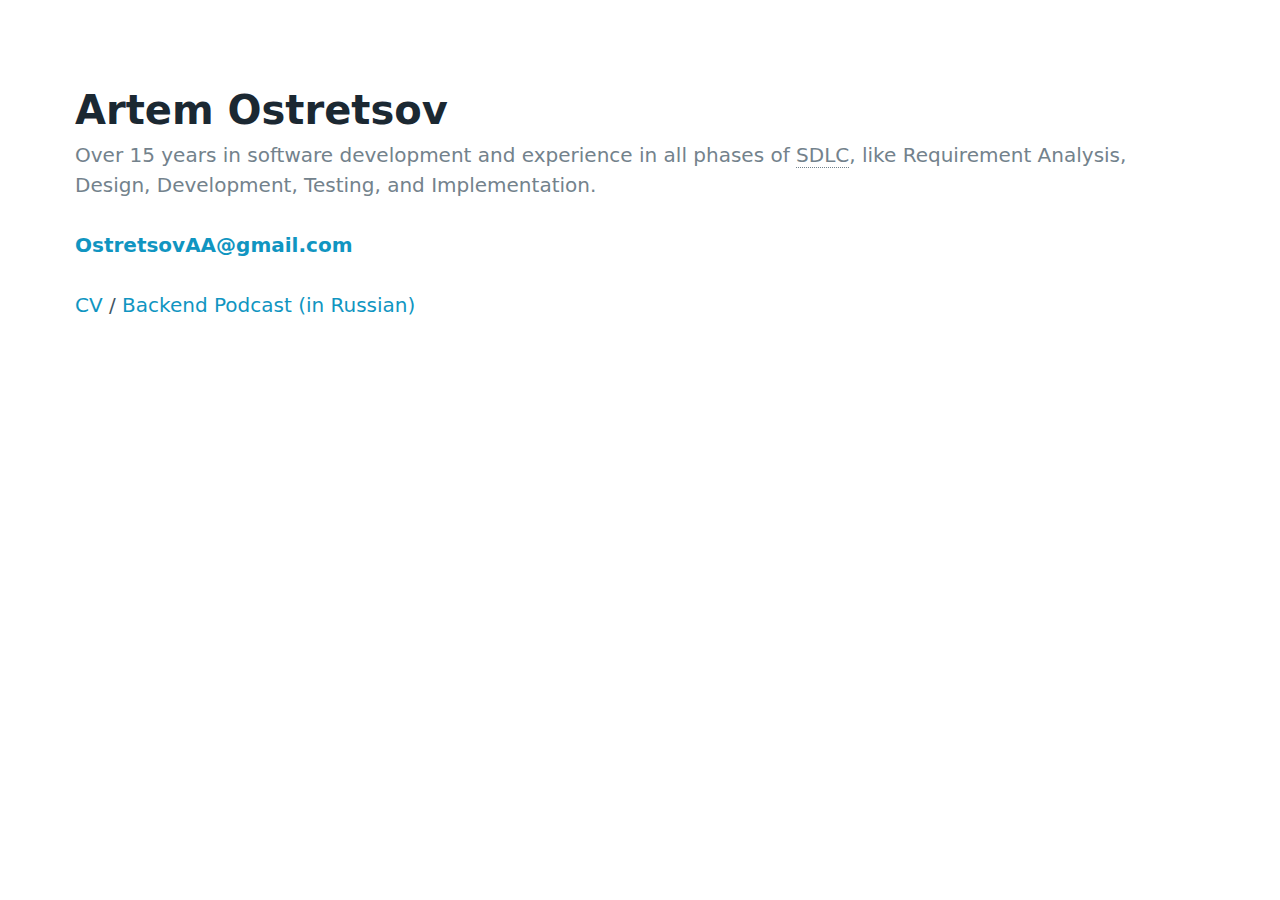
<file: index.html>
<html>
<head>
    <meta charset="utf-8">
    <meta name="viewport" content="width=device-width, initial-scale=1">
    <link rel="stylesheet" href="css/pico.min.css">

    <title>Artem Ostretsov / Go programming language developer</title>
</head>
<body>
<main class="container">
    <hgroup>
        <h1>Artem Ostretsov</h1>
        <h2>Over 15 years in software development and experience in all phases of <abbr title="Software/System Development Life Cycle">SDLC</abbr>, like Requirement Analysis, Design, Development, Testing, and Implementation.</h2>
    </hgroup>

    <a href="mailto:OstretsovAA@gmail.com"><strong>OstretsovAA@gmail.com</strong></a><br/>
    <br/>
    <a href="https://rxresu.me/ostretsovaa/artem-ostretsov">CV</a>        
        / <a href="https://bknd.pro/podcast/">Backend Podcast (in Russian)</a>        
</main>
</body>
</html>
</file>
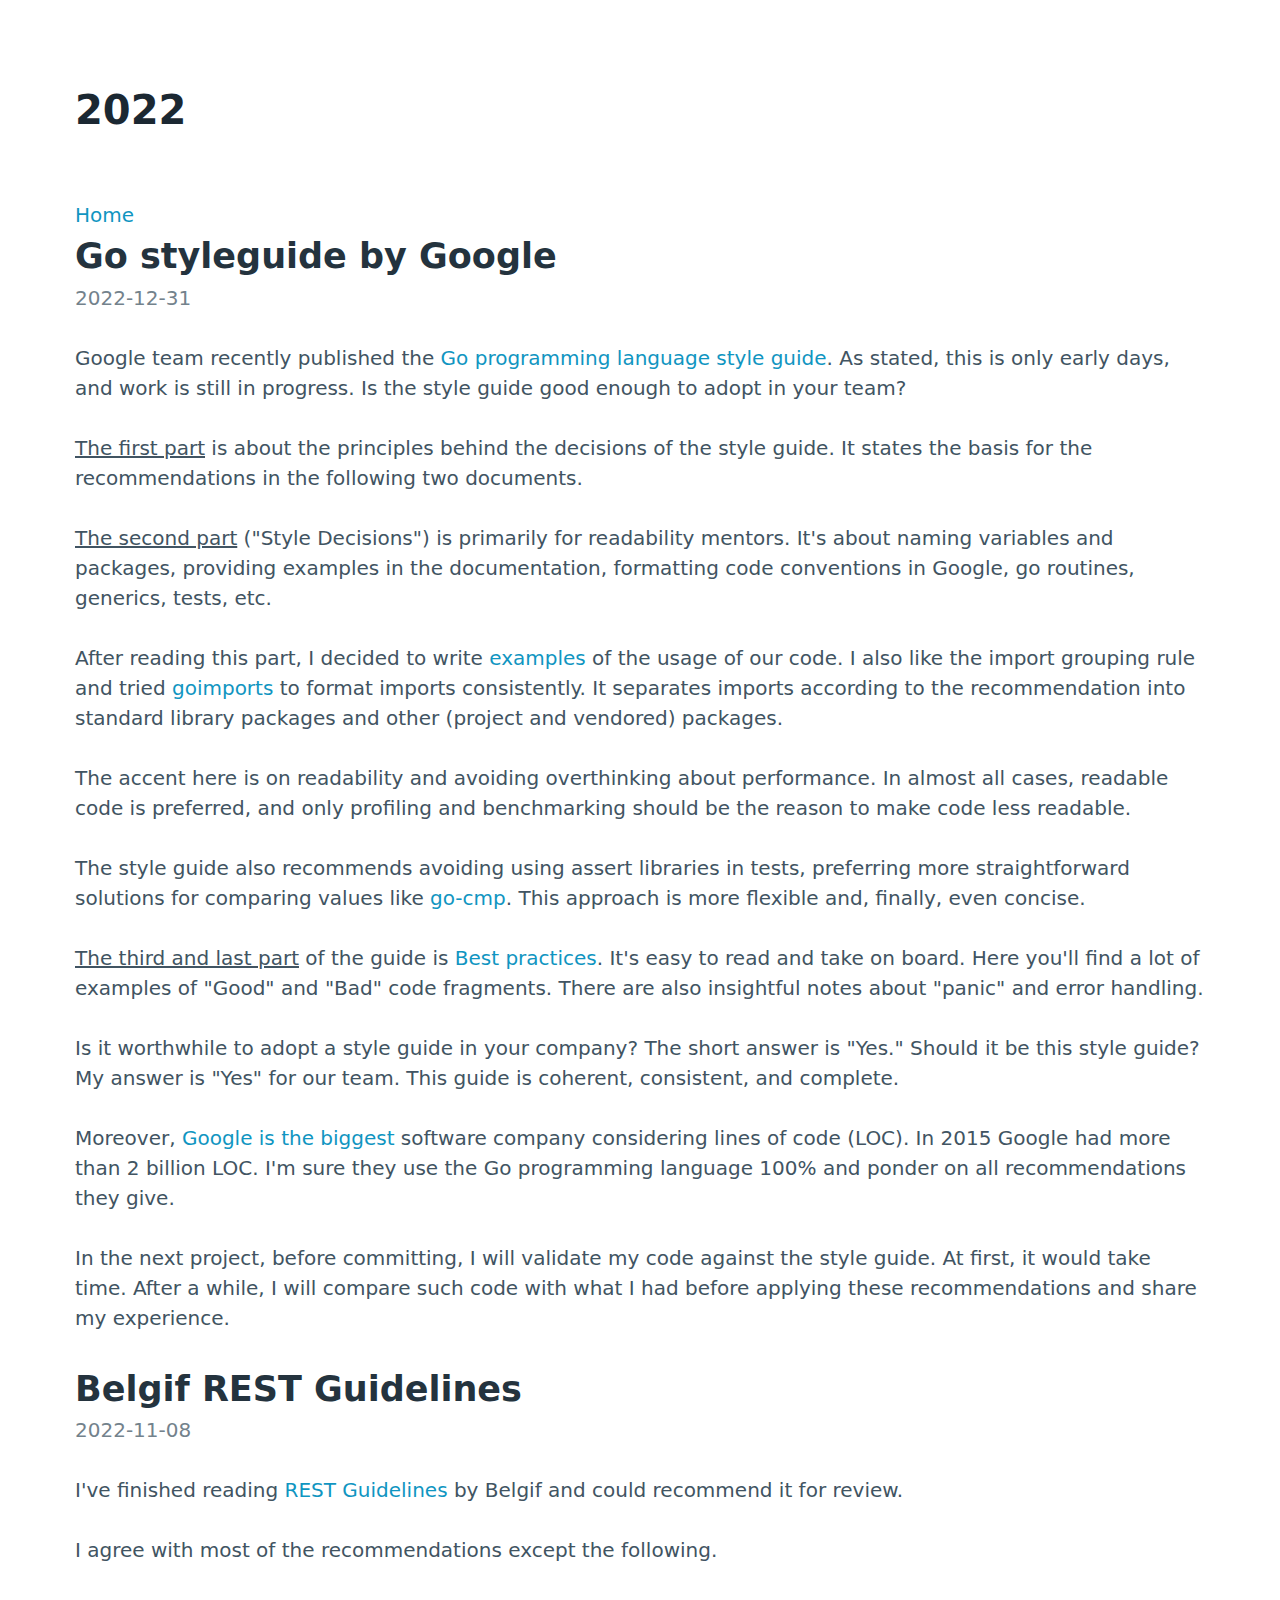
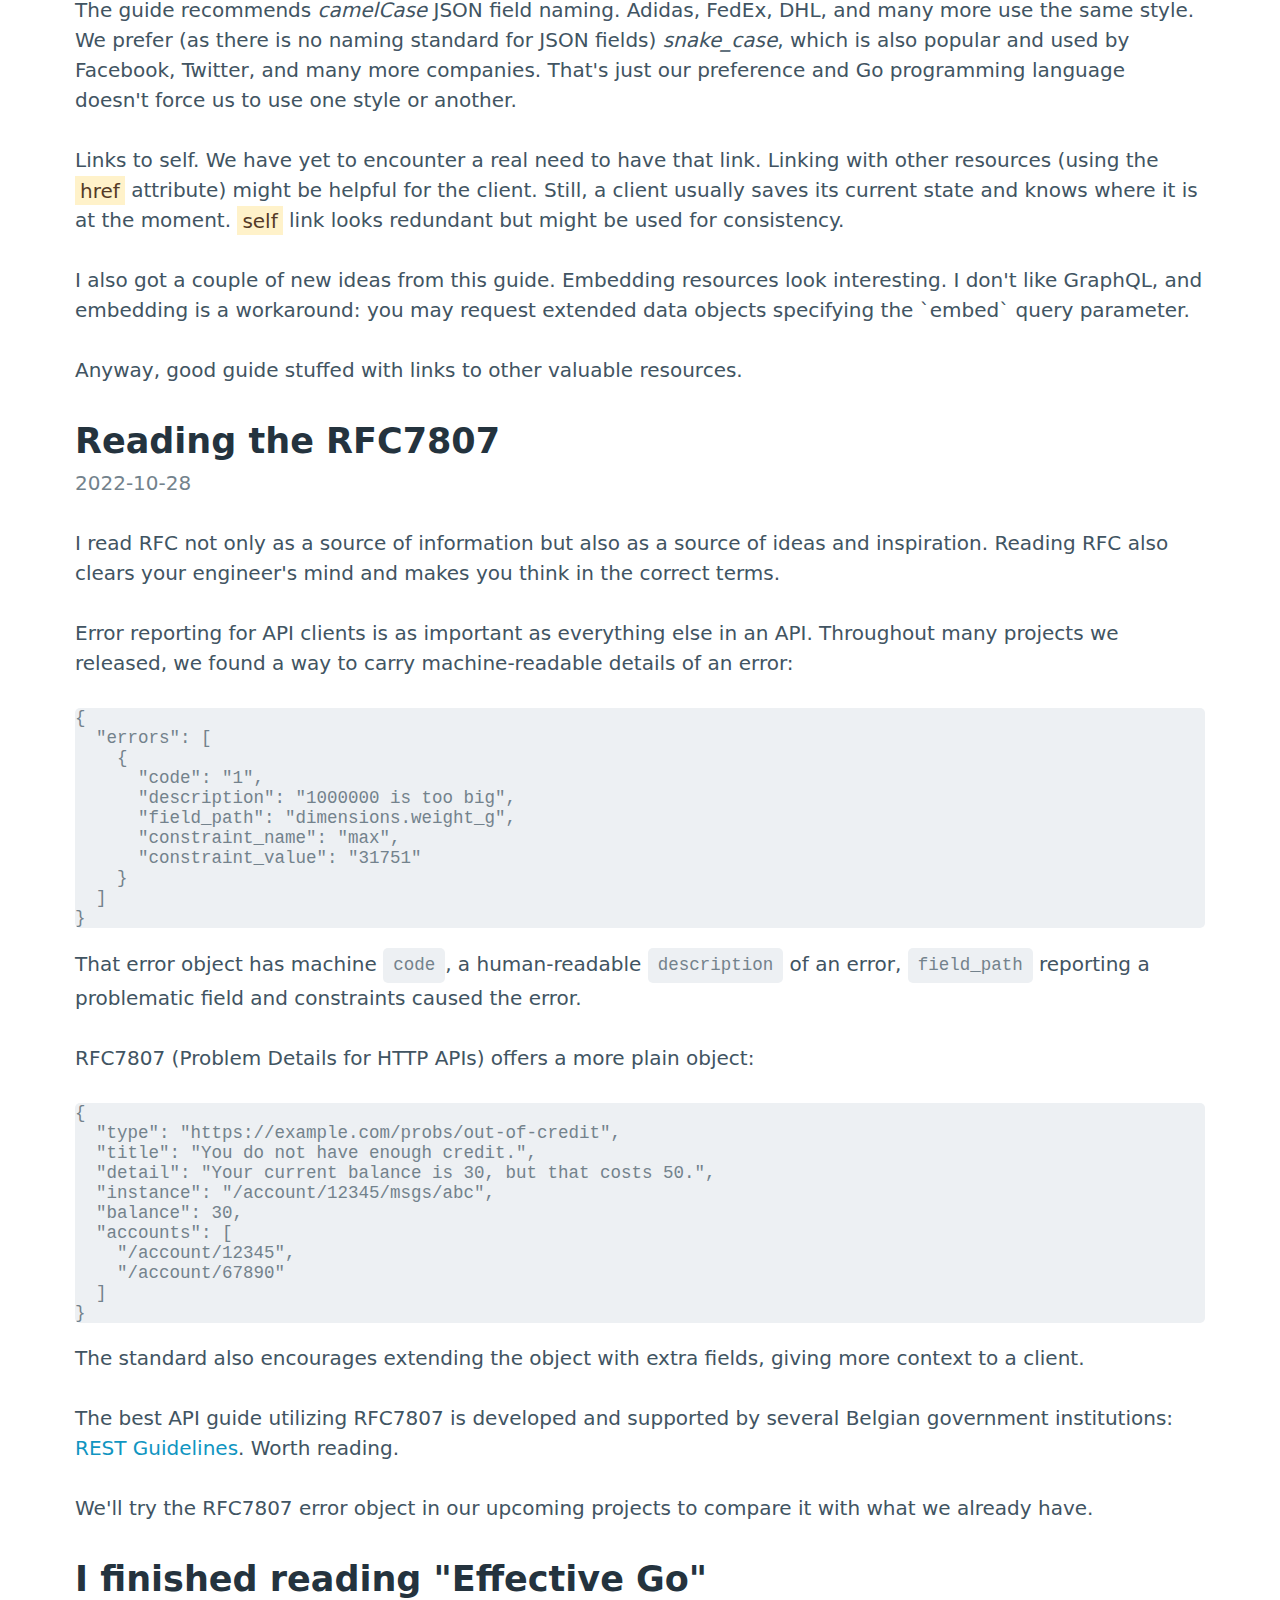
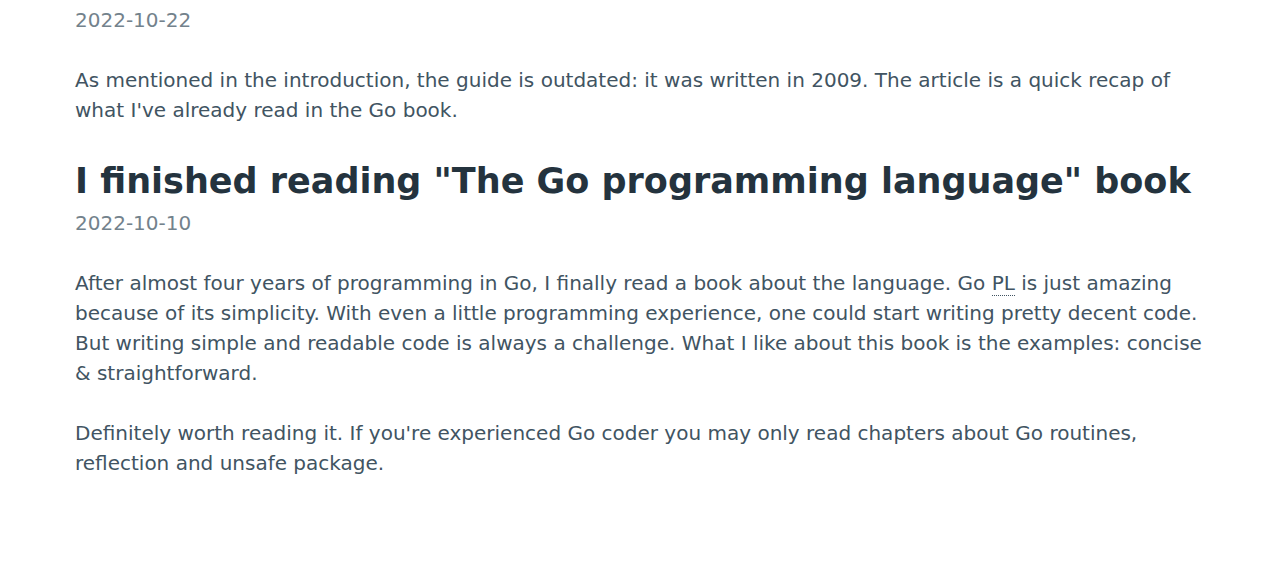
<file: articles/blog-2022.html>
<html>
<head>
    <meta charset="utf-8">
    <meta name="viewport" content="width=device-width, initial-scale=1">
    <link rel="stylesheet" href="../css/pico.min.css">

    <title>Artem Ostretsov / Go programming language developer / Blog / 2022</title>
</head>
<body>
<main class="container">
    <h1>2022</h1>
    <a href="../">Home</a>

    <hgroup>
        <h2 id="go-google-style-guide">Go styleguide by Google</h2>
        <h3>2022-12-31</h3>
    </hgroup>
    <p>
        Google team recently published the <a href="https://google.github.io/styleguide/go/">Go programming language style guide</a>.
        As stated, this is only early days, and work is still in progress.
        Is the style guide good enough to adopt in your team?
    </p>

    <p>
        <u>The first part</u> is about the principles behind the decisions of the style guide.
        It states the basis for the recommendations in the following two documents.
    </p>

    <p>
        <u>The second part</u> ("Style Decisions") is primarily for readability mentors.
        It's about naming variables and packages, providing examples in the documentation, formatting code conventions in Google, go routines, generics, tests, etc.
    </p>

    <p>
        After reading this part, I decided to write <a href="https://go.dev/blog/examples">examples</a> of the usage of our code.
        I also like the import grouping rule and tried <a href="https://pkg.go.dev/golang.org/x/tools/cmd/goimports">goimports</a> to format imports consistently.
        It separates imports according to the recommendation into standard library packages and other (project and vendored) packages.
    </p>

    <p>
        The accent here is on readability and avoiding overthinking about performance.
        In almost all cases, readable code is preferred, and only profiling and benchmarking should be the reason to make code less readable.
    </p>

    <p>
        The style guide also recommends avoiding using assert libraries in tests, preferring more straightforward solutions for comparing values like <a href="https://github.com/google/go-cmp">go-cmp</a>.
        This approach is more flexible and, finally, even concise.
    </p>

    <p>
        <u>The third and last part</u> of the guide is <a href="https://google.github.io/styleguide/go/best-practices">Best practices</a>.
        It's easy to read and take on board.
        Here you'll find a lot of examples of "Good" and "Bad" code fragments.
        There are also insightful notes about "panic" and error handling.
    </p>

    <p>
        Is it worthwhile to adopt a style guide in your company?
        The short answer is "Yes."
        Should it be this style guide?
        My answer is "Yes" for our team.
        This guide is coherent, consistent, and complete.
    </p>

    <p>
        Moreover, <a href="https://www.informationisbeautiful.net/visualizations/million-lines-of-code/">Google is the biggest</a> software company considering lines of code (LOC).
        In 2015 Google had more than 2 billion LOC.
        I'm sure they use the Go programming language 100% and ponder on all recommendations they give.
    </p>

    <p>
        In the next project, before committing, I will validate my code against the style guide.
        At first, it would take time.
        After a while, I will compare such code with what I had before applying these recommendations and share my experience.
    </p>

    <hgroup>
        <h2 id="belgif-rest-guidelines">Belgif REST Guidelines</h2>
        <h3>2022-11-08</h3>
    </hgroup>
    <p>
        I've finished reading <a href="https://www.belgif.be/specification/rest/api-guide/">REST Guidelines</a> by Belgif and could recommend it for review.
    </p>
    <p>
        I agree with most of the recommendations except the following.
    </p>
    <p>
        The guide recommends <i>camelCase</i> JSON field naming. Adidas, FedEx, DHL, and many more use the same style.
        We prefer (as there is no naming standard for JSON fields) <i>snake_case</i>, which is also popular and used by Facebook, Twitter, and many more companies.
        That's just our preference and Go programming language doesn't force us to use one style or another.
    </p>
    <p>
        Links to self.
        We have yet to encounter a real need to have that link.
        Linking with other resources (using the <mark>href</mark> attribute) might be helpful for the client.
        Still, a client usually saves its current state and knows where it is at the moment.
        <mark>self</mark> link looks redundant but might be used for consistency.
    </p>
    <p>
        I also got a couple of new ideas from this guide. Embedding resources look interesting.
        I don't like GraphQL, and embedding is a workaround: you may request extended data objects specifying the `embed` query parameter.
    </p>
    <p>
        Anyway, good guide stuffed with links to other valuable resources.
    </p>

    <hgroup>
        <h2 id="reading-rfc7807">Reading the RFC7807</h2>
        <h3>2022-10-28</h3>
    </hgroup>
    <p>
        I read RFC not only as a source of information but also as a source of ideas and inspiration.
        Reading RFC also clears your engineer's mind and makes you think in the correct terms.
    </p>

    <p>
        Error reporting for API clients is as important as everything else in an API.
        Throughout many projects we released, we found a way to carry machine-readable details of an error:
        <pre>
{
  "errors": [
    {
      "code": "1",
      "description": "1000000 is too big",
      "field_path": "dimensions.weight_g",
      "constraint_name": "max",
      "constraint_value": "31751"
    }
  ]
}</pre>
        That error object has machine <code>code</code>, a human-readable <code>description</code> of an error,
        <code>field_path</code> reporting a problematic field and constraints caused the error.
    </p>

    <p>
        RFC7807 (Problem Details for HTTP APIs) offers a more plain object:
        <pre>
{
  "type": "https://example.com/probs/out-of-credit",
  "title": "You do not have enough credit.",
  "detail": "Your current balance is 30, but that costs 50.",
  "instance": "/account/12345/msgs/abc",
  "balance": 30,
  "accounts": [
    "/account/12345",
    "/account/67890"
  ]
}</pre>
        The standard also encourages extending the object with extra fields, giving more context to a client.
    </p>

    <p>
        The best API guide utilizing RFC7807 is developed and supported by several Belgian government institutions:
        <a target="_blank" href="https://www.belgif.be/specification/rest/api-guide/">REST Guidelines</a>.
        Worth reading.
    </p>

    <p>
        We'll try the RFC7807 error object in our upcoming projects to compare it with what we already have.
    </p>

    <hgroup>
        <h2 id="finished-reading-effective-go">I finished reading "Effective Go"</h2>
        <h3>2022-10-22</h3>
    </hgroup>
    <p>
        As mentioned in the introduction, the guide is outdated: it was written in 2009.
        The article is a quick recap of what I've already read in the Go book.
    </p>

    <hgroup>
        <h2 id="finished-reading-go-pl-book">I finished reading "The Go programming language" book</h2>
        <h3>2022-10-10</h3>
    </hgroup>
    <p>
        After almost four years of programming in Go, I finally read a book about the language.
        Go <abbr title="Programming Language">PL</abbr> is just amazing because of its simplicity.
        With even a little programming experience, one could start writing pretty decent code.
        But writing simple and readable code is always a challenge.
        What I like about this book is the examples: concise & straightforward.
    </p>
    <p>
        Definitely worth reading it.
        If you're experienced Go coder you may only read chapters about Go routines, reflection and unsafe package.
    </p>
</main>
</body>
</html>
</file>
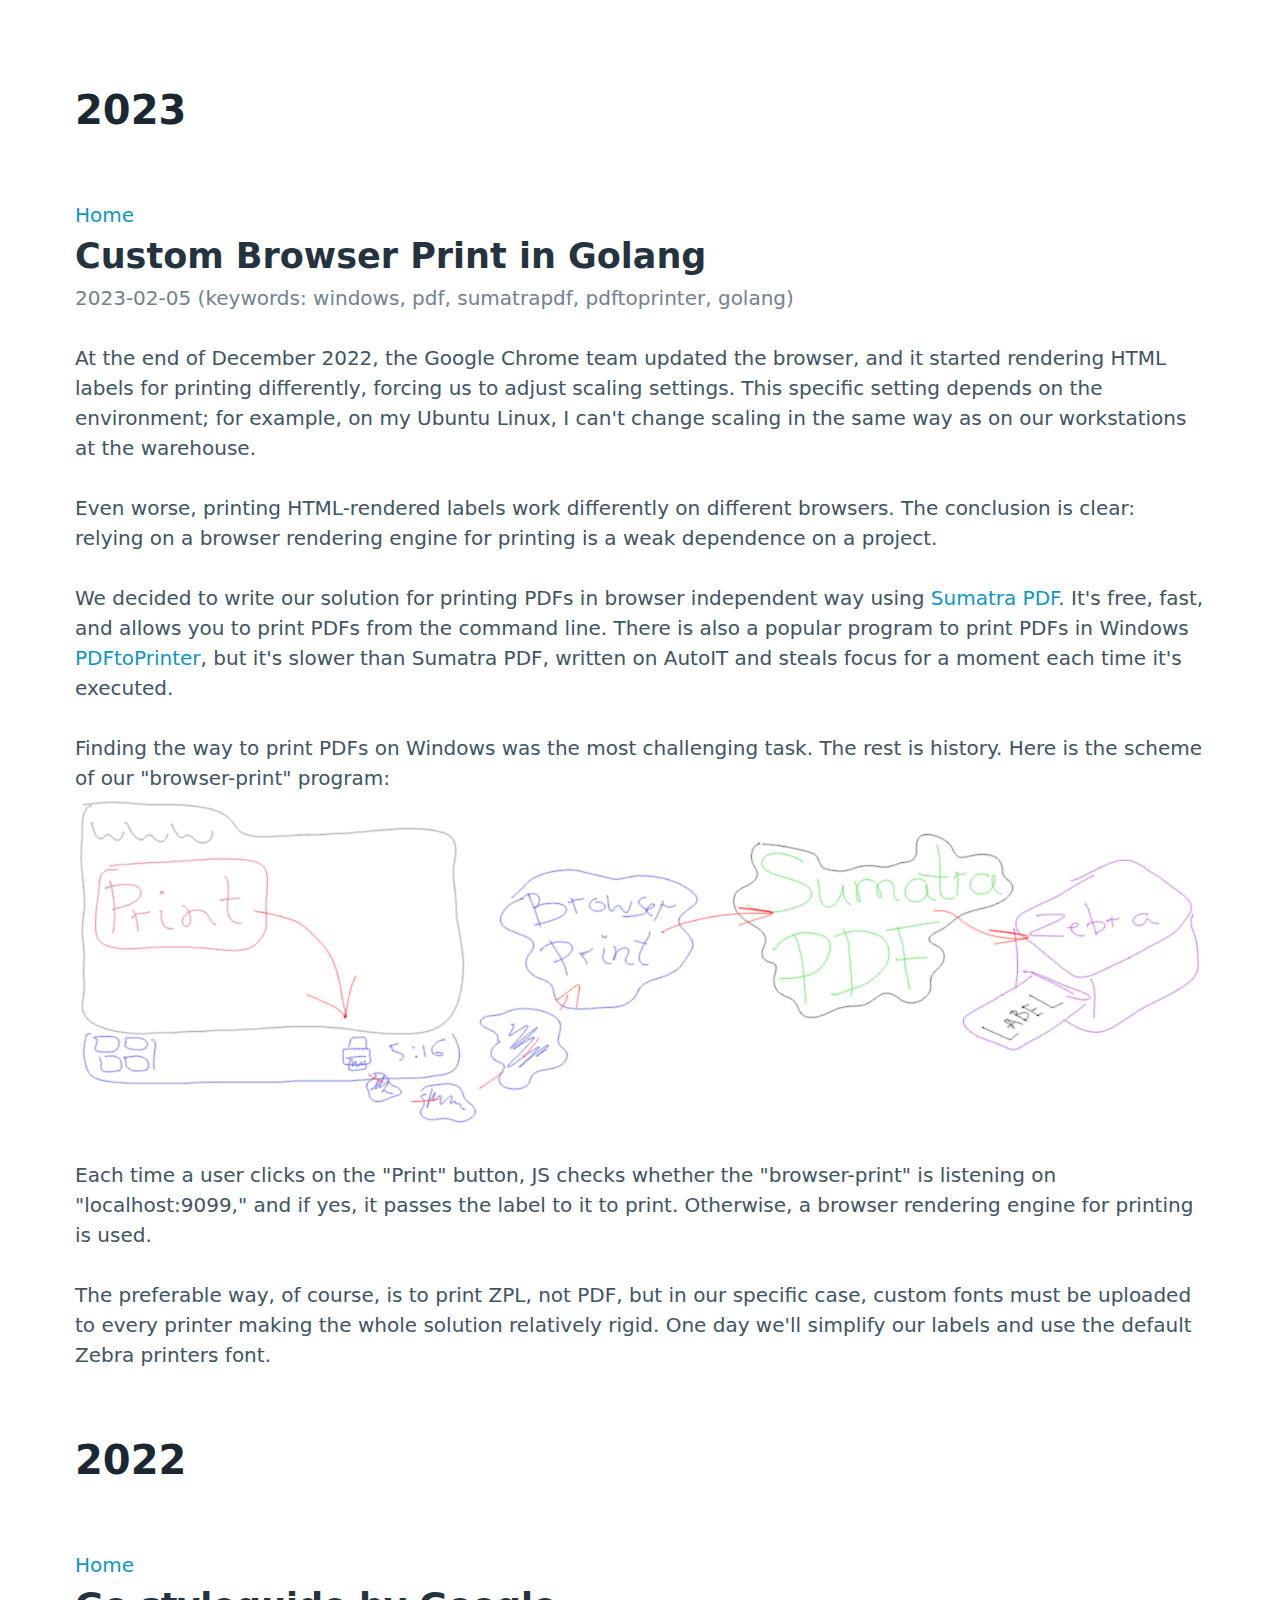
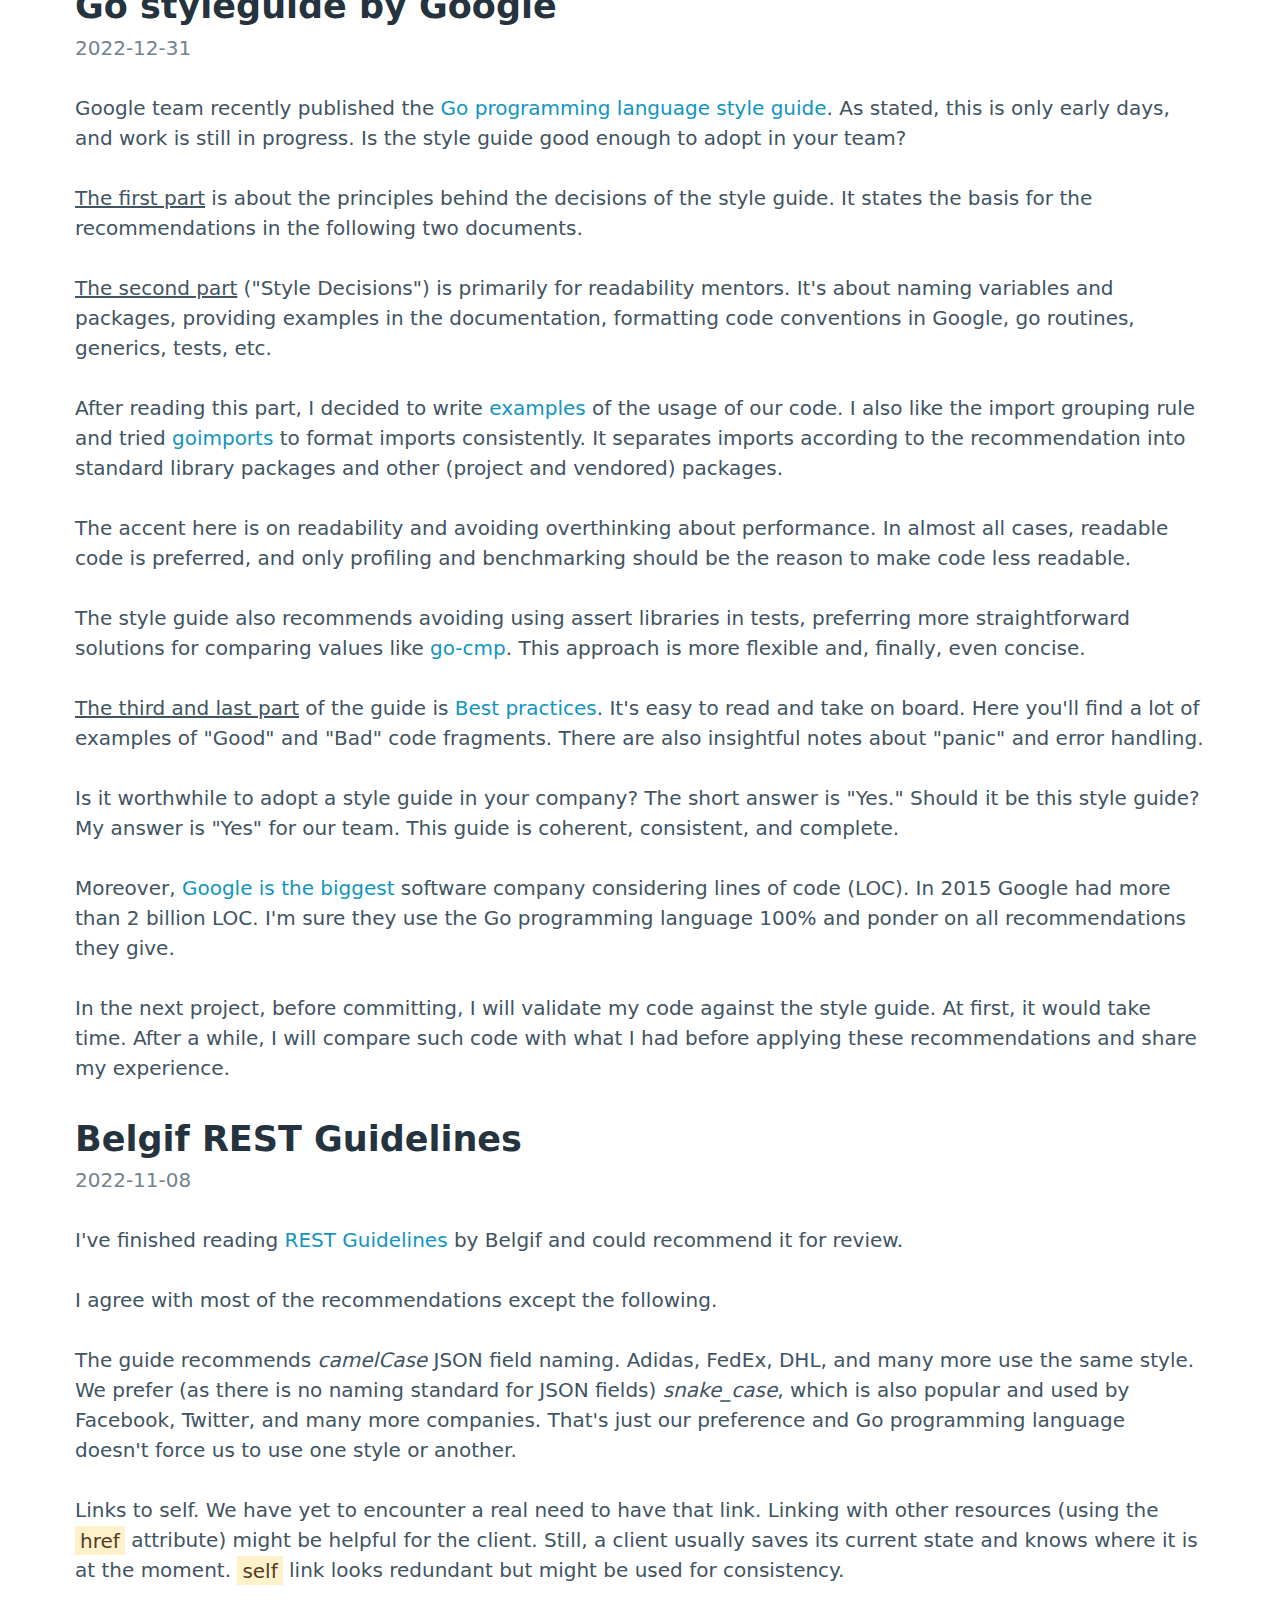
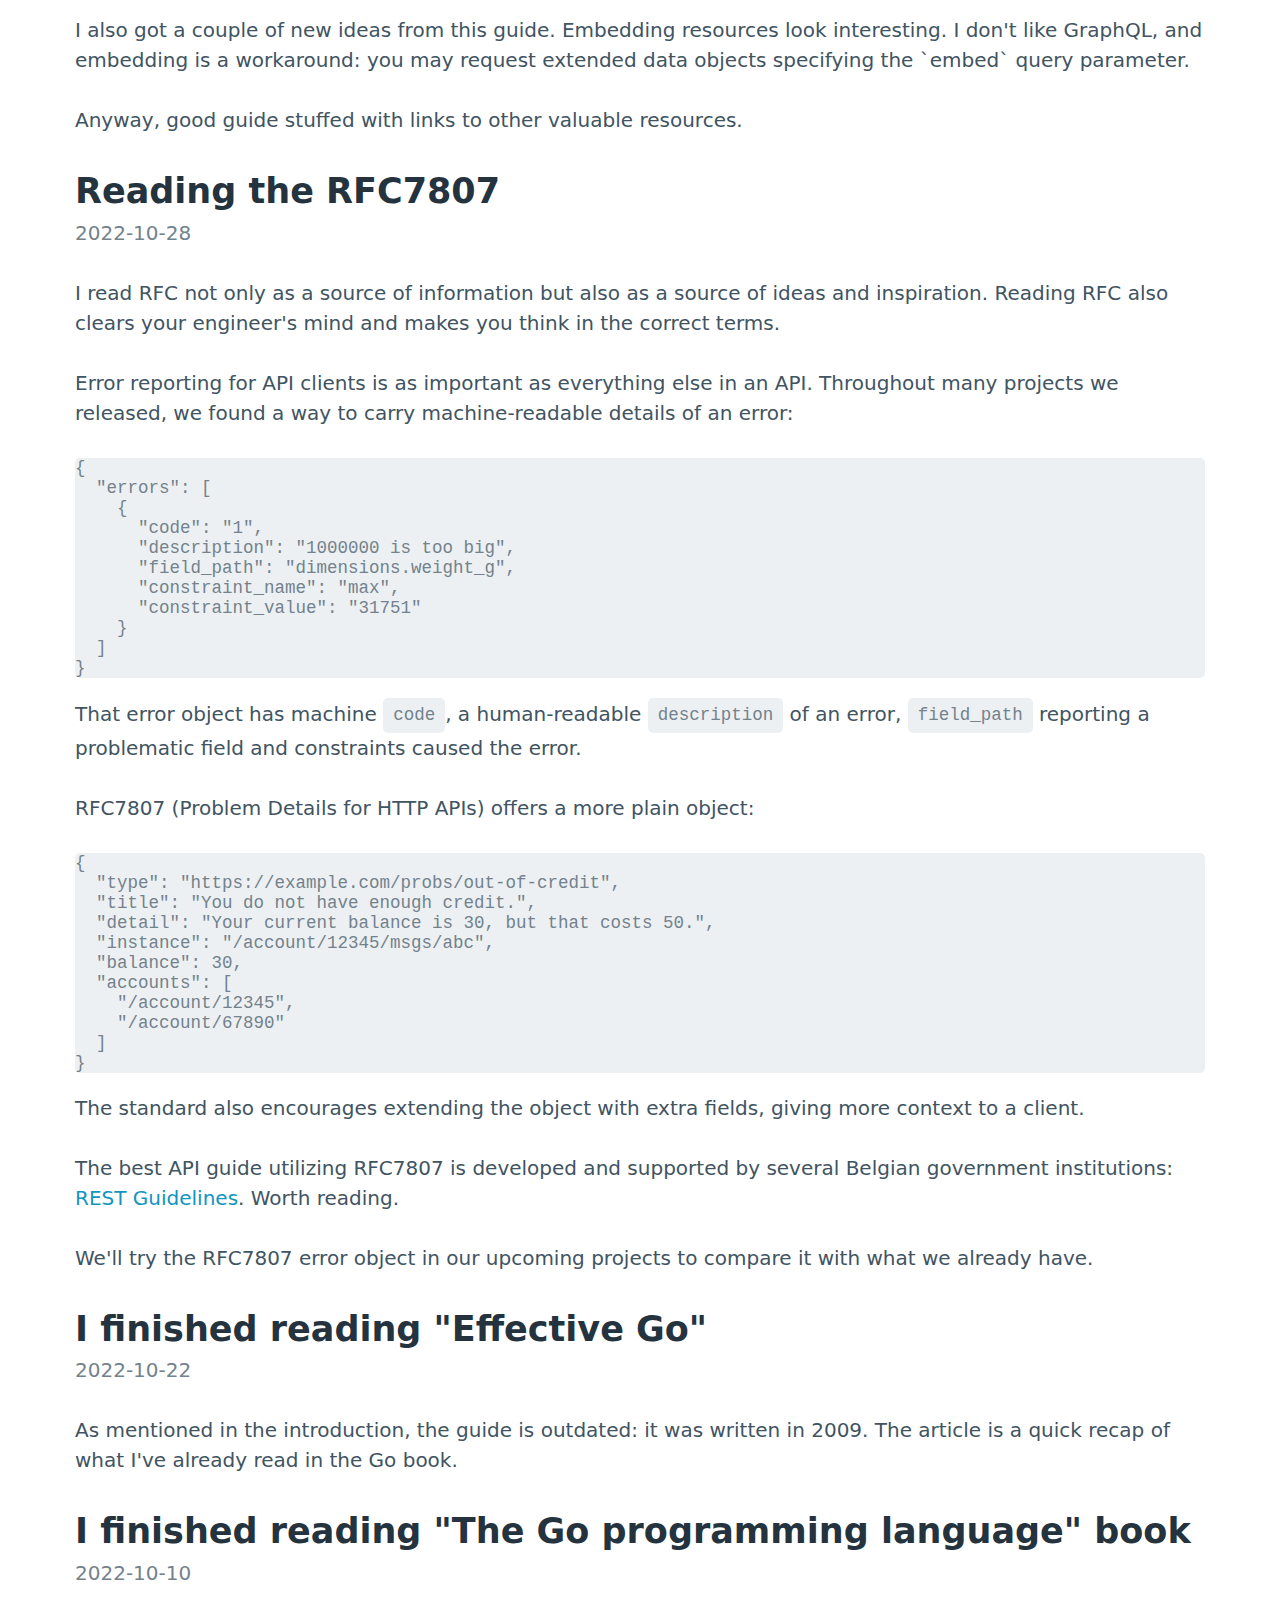
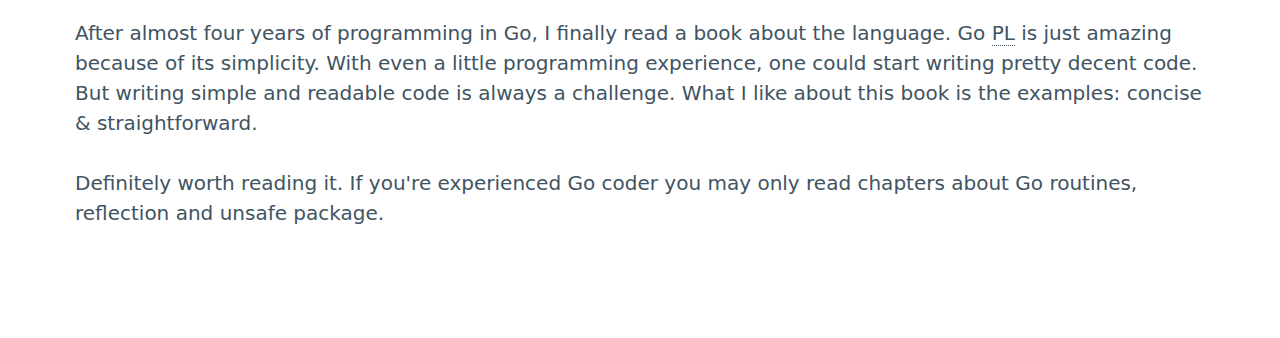
<file: articles/blog.html>
<html>
<head>
    <meta charset="utf-8">
    <meta name="viewport" content="width=device-width, initial-scale=1">
    <link rel="stylesheet" href="../css/pico.min.css">

    <title>Artem Ostretsov / Go programming language developer / Blog / 2022</title>
</head>
<body>
<main class="container">
    <h1>2023</h1>
    <a href="../">Home</a>

    <hgroup>
        <h2 id="custom-browser-print">Custom Browser Print in Golang</h2>
        <h3>2023-02-05 <span class="keywords">(keywords: windows, pdf, sumatrapdf, pdftoprinter, golang)</span></h3>
    </hgroup>

    <p>
        At the end of December 2022, the Google Chrome team updated the browser,
        and it started rendering HTML labels for printing differently, forcing us to adjust scaling settings.
        This specific setting depends on the environment; for example, on my Ubuntu Linux,
        I can't change scaling in the same way as on our workstations at the warehouse.
    </p>

    <p>
        Even worse, printing HTML-rendered labels work differently on different browsers.
        The conclusion is clear: relying on a browser rendering engine for printing is a weak dependence on a project.
    </p>

    <p>
        We decided to write our solution for printing PDFs in browser independent way using <a target="_blank" href="https://www.sumatrapdfreader.org/free-pdf-reader">Sumatra PDF</a>.
        It's free, fast, and allows you to print PDFs from the command line.
        There is also a popular program to print PDFs in Windows <a target="_blank" href="http://www.columbia.edu/~em36/pdftoprinter.html">PDFtoPrinter</a>,
        but it's slower than Sumatra PDF, written on AutoIT and steals focus for a moment each time it's executed.
    </p>

    <p>
    Finding the way to print PDFs on Windows was the most challenging task.
        The rest is history. Here is the scheme of our "browser-print" program:
        <img src="2023-assets/custom-browser-print.png"/>
    </p>

    <p>
        Each time a user clicks on the "Print" button, JS checks whether the "browser-print" is listening on "localhost:9099,"
        and if yes, it passes the label to it to print.
        Otherwise, a browser rendering engine for printing is used.
    </p>

    <p>
        The preferable way, of course, is to print ZPL, not PDF, but in our specific case,
        custom fonts must be uploaded to every printer making the whole solution relatively rigid.
        One day we'll simplify our labels and use the default Zebra printers font.
    </p>


    <h1>2022</h1>
    <a href="../">Home</a>

    <hgroup>
        <h2 id="go-google-style-guide">Go styleguide by Google</h2>
        <h3>2022-12-31</h3>
    </hgroup>
    <p>
        Google team recently published the <a href="https://google.github.io/styleguide/go/">Go programming language style guide</a>.
        As stated, this is only early days, and work is still in progress.
        Is the style guide good enough to adopt in your team?
    </p>

    <p>
        <u>The first part</u> is about the principles behind the decisions of the style guide.
        It states the basis for the recommendations in the following two documents.
    </p>

    <p>
        <u>The second part</u> ("Style Decisions") is primarily for readability mentors.
        It's about naming variables and packages, providing examples in the documentation, formatting code conventions in Google, go routines, generics, tests, etc.
    </p>

    <p>
        After reading this part, I decided to write <a href="https://go.dev/blog/examples">examples</a> of the usage of our code.
        I also like the import grouping rule and tried <a href="https://pkg.go.dev/golang.org/x/tools/cmd/goimports">goimports</a> to format imports consistently.
        It separates imports according to the recommendation into standard library packages and other (project and vendored) packages.
    </p>

    <p>
        The accent here is on readability and avoiding overthinking about performance.
        In almost all cases, readable code is preferred, and only profiling and benchmarking should be the reason to make code less readable.
    </p>

    <p>
        The style guide also recommends avoiding using assert libraries in tests, preferring more straightforward solutions for comparing values like <a href="https://github.com/google/go-cmp">go-cmp</a>.
        This approach is more flexible and, finally, even concise.
    </p>

    <p>
        <u>The third and last part</u> of the guide is <a href="https://google.github.io/styleguide/go/best-practices">Best practices</a>.
        It's easy to read and take on board.
        Here you'll find a lot of examples of "Good" and "Bad" code fragments.
        There are also insightful notes about "panic" and error handling.
    </p>

    <p>
        Is it worthwhile to adopt a style guide in your company?
        The short answer is "Yes."
        Should it be this style guide?
        My answer is "Yes" for our team.
        This guide is coherent, consistent, and complete.
    </p>

    <p>
        Moreover, <a href="https://www.informationisbeautiful.net/visualizations/million-lines-of-code/">Google is the biggest</a> software company considering lines of code (LOC).
        In 2015 Google had more than 2 billion LOC.
        I'm sure they use the Go programming language 100% and ponder on all recommendations they give.
    </p>

    <p>
        In the next project, before committing, I will validate my code against the style guide.
        At first, it would take time.
        After a while, I will compare such code with what I had before applying these recommendations and share my experience.
    </p>

    <hgroup>
        <h2 id="belgif-rest-guidelines">Belgif REST Guidelines</h2>
        <h3>2022-11-08</h3>
    </hgroup>
    <p>
        I've finished reading <a href="https://www.belgif.be/specification/rest/api-guide/">REST Guidelines</a> by Belgif and could recommend it for review.
    </p>
    <p>
        I agree with most of the recommendations except the following.
    </p>
    <p>
        The guide recommends <i>camelCase</i> JSON field naming. Adidas, FedEx, DHL, and many more use the same style.
        We prefer (as there is no naming standard for JSON fields) <i>snake_case</i>, which is also popular and used by Facebook, Twitter, and many more companies.
        That's just our preference and Go programming language doesn't force us to use one style or another.
    </p>
    <p>
        Links to self.
        We have yet to encounter a real need to have that link.
        Linking with other resources (using the <mark>href</mark> attribute) might be helpful for the client.
        Still, a client usually saves its current state and knows where it is at the moment.
        <mark>self</mark> link looks redundant but might be used for consistency.
    </p>
    <p>
        I also got a couple of new ideas from this guide. Embedding resources look interesting.
        I don't like GraphQL, and embedding is a workaround: you may request extended data objects specifying the `embed` query parameter.
    </p>
    <p>
        Anyway, good guide stuffed with links to other valuable resources.
    </p>

    <hgroup>
        <h2 id="reading-rfc7807">Reading the RFC7807</h2>
        <h3>2022-10-28</h3>
    </hgroup>
    <p>
        I read RFC not only as a source of information but also as a source of ideas and inspiration.
        Reading RFC also clears your engineer's mind and makes you think in the correct terms.
    </p>

    <p>
        Error reporting for API clients is as important as everything else in an API.
        Throughout many projects we released, we found a way to carry machine-readable details of an error:
        <pre>
{
  "errors": [
    {
      "code": "1",
      "description": "1000000 is too big",
      "field_path": "dimensions.weight_g",
      "constraint_name": "max",
      "constraint_value": "31751"
    }
  ]
}</pre>
        That error object has machine <code>code</code>, a human-readable <code>description</code> of an error,
        <code>field_path</code> reporting a problematic field and constraints caused the error.
    </p>

    <p>
        RFC7807 (Problem Details for HTTP APIs) offers a more plain object:
        <pre>
{
  "type": "https://example.com/probs/out-of-credit",
  "title": "You do not have enough credit.",
  "detail": "Your current balance is 30, but that costs 50.",
  "instance": "/account/12345/msgs/abc",
  "balance": 30,
  "accounts": [
    "/account/12345",
    "/account/67890"
  ]
}</pre>
        The standard also encourages extending the object with extra fields, giving more context to a client.
    </p>

    <p>
        The best API guide utilizing RFC7807 is developed and supported by several Belgian government institutions:
        <a target="_blank" href="https://www.belgif.be/specification/rest/api-guide/">REST Guidelines</a>.
        Worth reading.
    </p>

    <p>
        We'll try the RFC7807 error object in our upcoming projects to compare it with what we already have.
    </p>

    <hgroup>
        <h2 id="finished-reading-effective-go">I finished reading "Effective Go"</h2>
        <h3>2022-10-22</h3>
    </hgroup>
    <p>
        As mentioned in the introduction, the guide is outdated: it was written in 2009.
        The article is a quick recap of what I've already read in the Go book.
    </p>

    <hgroup>
        <h2 id="finished-reading-go-pl-book">I finished reading "The Go programming language" book</h2>
        <h3>2022-10-10</h3>
    </hgroup>
    <p>
        After almost four years of programming in Go, I finally read a book about the language.
        Go <abbr title="Programming Language">PL</abbr> is just amazing because of its simplicity.
        With even a little programming experience, one could start writing pretty decent code.
        But writing simple and readable code is always a challenge.
        What I like about this book is the examples: concise & straightforward.
    </p>
    <p>
        Definitely worth reading it.
        If you're experienced Go coder you may only read chapters about Go routines, reflection and unsafe package.
    </p>
</main>
</body>
</html>
</file>
<file: css/pico.min.css>
@charset "UTF-8";/*!
 * Pico.css v1.5.2 (https://picocss.com)
 * Copyright 2019-2022-assets - Licensed under MIT
 */:root{--font-family:system-ui,-apple-system,"Segoe UI","Roboto","Ubuntu","Cantarell","Noto Sans",sans-serif,"Apple Color Emoji","Segoe UI Emoji","Segoe UI Symbol","Noto Color Emoji";--line-height:1.5;--font-weight:400;--font-size:16px;--border-radius:0.25rem;--border-width:1px;--outline-width:3px;--spacing:1rem;--typography-spacing-vertical:1.5rem;--block-spacing-vertical:calc(var(--spacing) * 2);--block-spacing-horizontal:var(--spacing);--grid-spacing-vertical:0;--grid-spacing-horizontal:var(--spacing);--form-element-spacing-vertical:0.75rem;--form-element-spacing-horizontal:1rem;--nav-element-spacing-vertical:1rem;--nav-element-spacing-horizontal:0.5rem;--nav-link-spacing-vertical:0.5rem;--nav-link-spacing-horizontal:0.5rem;--form-label-font-weight:var(--font-weight);--transition:0.2s ease-in-out}@media (min-width:576px){:root{--font-size:17px}}@media (min-width:768px){:root{--font-size:18px}}@media (min-width:992px){:root{--font-size:19px}}@media (min-width:1200px){:root{--font-size:20px}}@media (min-width:576px){body>footer,body>header,body>main,section{--block-spacing-vertical:calc(var(--spacing) * 2.5)}}@media (min-width:768px){body>footer,body>header,body>main,section{--block-spacing-vertical:calc(var(--spacing) * 3)}}@media (min-width:992px){body>footer,body>header,body>main,section{--block-spacing-vertical:calc(var(--spacing) * 3.5)}}@media (min-width:1200px){body>footer,body>header,body>main,section{--block-spacing-vertical:calc(var(--spacing) * 4)}}@media (min-width:576px){article{--block-spacing-horizontal:calc(var(--spacing) * 1.25)}}@media (min-width:768px){article{--block-spacing-horizontal:calc(var(--spacing) * 1.5)}}@media (min-width:992px){article{--block-spacing-horizontal:calc(var(--spacing) * 1.75)}}@media (min-width:1200px){article{--block-spacing-horizontal:calc(var(--spacing) * 2)}}dialog>article{--block-spacing-vertical:calc(var(--spacing) * 2);--block-spacing-horizontal:var(--spacing)}@media (min-width:576px){dialog>article{--block-spacing-vertical:calc(var(--spacing) * 2.5);--block-spacing-horizontal:calc(var(--spacing) * 1.25)}}@media (min-width:768px){dialog>article{--block-spacing-vertical:calc(var(--spacing) * 3);--block-spacing-horizontal:calc(var(--spacing) * 1.5)}}a{--text-decoration:none}a.contrast,a.secondary{--text-decoration:underline}small{--font-size:0.875em}h1,h2,h3,h4,h5,h6{--font-weight:700}h1{--font-size:2rem;--typography-spacing-vertical:3rem}h2{--font-size:1.75rem;--typography-spacing-vertical:2.625rem}h3{--font-size:1.5rem;--typography-spacing-vertical:2.25rem}h4{--font-size:1.25rem;--typography-spacing-vertical:1.874rem}h5{--font-size:1.125rem;--typography-spacing-vertical:1.6875rem}[type=checkbox],[type=radio]{--border-width:2px}[type=checkbox][role=switch]{--border-width:3px}tfoot td,tfoot th,thead td,thead th{--border-width:3px}:not(thead):not(tfoot)>*>td{--font-size:0.875em}code,kbd,pre,samp{--font-family:"Menlo","Consolas","Roboto Mono","Ubuntu Monospace","Noto Mono","Oxygen Mono","Liberation Mono",monospace,"Apple Color Emoji","Segoe UI Emoji","Segoe UI Symbol","Noto Color Emoji"}kbd{--font-weight:bolder}:root:not([data-theme=dark]),[data-theme=light]{color-scheme:light;--background-color:#fff;--color:hsl(205deg, 20%, 32%);--h1-color:hsl(205deg, 30%, 15%);--h2-color:#24333e;--h3-color:hsl(205deg, 25%, 23%);--h4-color:#374956;--h5-color:hsl(205deg, 20%, 32%);--h6-color:#4d606d;--muted-color:hsl(205deg, 10%, 50%);--muted-border-color:hsl(205deg, 20%, 94%);--primary:hsl(195deg, 85%, 41%);--primary-hover:hsl(195deg, 90%, 32%);--primary-focus:rgba(16, 149, 193, 0.125);--primary-inverse:#fff;--secondary:hsl(205deg, 15%, 41%);--secondary-hover:hsl(205deg, 20%, 32%);--secondary-focus:rgba(89, 107, 120, 0.125);--secondary-inverse:#fff;--contrast:hsl(205deg, 30%, 15%);--contrast-hover:#000;--contrast-focus:rgba(89, 107, 120, 0.125);--contrast-inverse:#fff;--mark-background-color:#fff2ca;--mark-color:#543a26;--ins-color:#388e3c;--del-color:#c62828;--blockquote-border-color:var(--muted-border-color);--blockquote-footer-color:var(--muted-color);--button-box-shadow:0 0 0 rgba(0, 0, 0, 0);--button-hover-box-shadow:0 0 0 rgba(0, 0, 0, 0);--form-element-background-color:transparent;--form-element-border-color:hsl(205deg, 14%, 68%);--form-element-color:var(--color);--form-element-placeholder-color:var(--muted-color);--form-element-active-background-color:transparent;--form-element-active-border-color:var(--primary);--form-element-focus-color:var(--primary-focus);--form-element-disabled-background-color:hsl(205deg, 18%, 86%);--form-element-disabled-border-color:hsl(205deg, 14%, 68%);--form-element-disabled-opacity:0.5;--form-element-invalid-border-color:#c62828;--form-element-invalid-active-border-color:#d32f2f;--form-element-invalid-focus-color:rgba(211, 47, 47, 0.125);--form-element-valid-border-color:#388e3c;--form-element-valid-active-border-color:#43a047;--form-element-valid-focus-color:rgba(67, 160, 71, 0.125);--switch-background-color:hsl(205deg, 16%, 77%);--switch-color:var(--primary-inverse);--switch-checked-background-color:var(--primary);--range-border-color:hsl(205deg, 18%, 86%);--range-active-border-color:hsl(205deg, 16%, 77%);--range-thumb-border-color:var(--background-color);--range-thumb-color:var(--secondary);--range-thumb-hover-color:var(--secondary-hover);--range-thumb-active-color:var(--primary);--table-border-color:var(--muted-border-color);--table-row-stripped-background-color:#f6f8f9;--code-background-color:hsl(205deg, 20%, 94%);--code-color:var(--muted-color);--code-kbd-background-color:var(--contrast);--code-kbd-color:var(--contrast-inverse);--code-tag-color:hsl(330deg, 40%, 50%);--code-property-color:hsl(185deg, 40%, 40%);--code-value-color:hsl(40deg, 20%, 50%);--code-comment-color:hsl(205deg, 14%, 68%);--accordion-border-color:var(--muted-border-color);--accordion-close-summary-color:var(--color);--accordion-open-summary-color:var(--muted-color);--card-background-color:var(--background-color);--card-border-color:var(--muted-border-color);--card-box-shadow:0 0.125rem 1rem rgba(27, 40, 50, 0.04),0 0.125rem 2rem rgba(27, 40, 50, 0.08),0 0 0 0.0625rem rgba(27, 40, 50, 0.024);--card-sectionning-background-color:#fbfbfc;--dropdown-background-color:#fbfbfc;--dropdown-border-color:#e1e6eb;--dropdown-box-shadow:var(--card-box-shadow);--dropdown-color:var(--color);--dropdown-hover-background-color:hsl(205deg, 20%, 94%);--modal-overlay-background-color:rgba(213, 220, 226, 0.8);--progress-background-color:hsl(205deg, 18%, 86%);--progress-color:var(--primary);--loading-spinner-opacity:0.5;--tooltip-background-color:var(--contrast);--tooltip-color:var(--contrast-inverse);--icon-checkbox:url("data:image/svg+xml,%3Csvg xmlns='http://www.w3.org/2000/svg' width='24' height='24' viewBox='0 0 24 24' fill='none' stroke='%23FFF' stroke-width='4' stroke-linecap='round' stroke-linejoin='round'%3E%3Cpolyline points='20 6 9 17 4 12'%3E%3C/polyline%3E%3C/svg%3E");--icon-chevron:url("data:image/svg+xml,%3Csvg xmlns='http://www.w3.org/2000/svg' width='24' height='24' viewBox='0 0 24 24' fill='none' stroke='rgba(65, 84, 98, 0.999)' stroke-width='2' stroke-linecap='round' stroke-linejoin='round'%3E%3Cpolyline points='6 9 12 15 18 9'%3E%3C/polyline%3E%3C/svg%3E");--icon-chevron-button:url("data:image/svg+xml,%3Csvg xmlns='http://www.w3.org/2000/svg' width='24' height='24' viewBox='0 0 24 24' fill='none' stroke='rgba(255, 255, 255, 0.999)' stroke-width='2' stroke-linecap='round' stroke-linejoin='round'%3E%3Cpolyline points='6 9 12 15 18 9'%3E%3C/polyline%3E%3C/svg%3E");--icon-chevron-button-inverse:url("data:image/svg+xml,%3Csvg xmlns='http://www.w3.org/2000/svg' width='24' height='24' viewBox='0 0 24 24' fill='none' stroke='rgba(255, 255, 255, 0.999)' stroke-width='2' stroke-linecap='round' stroke-linejoin='round'%3E%3Cpolyline points='6 9 12 15 18 9'%3E%3C/polyline%3E%3C/svg%3E");--icon-close:url("data:image/svg+xml,%3Csvg xmlns='http://www.w3.org/2000/svg' width='24' height='24' viewBox='0 0 24 24' fill='none' stroke='rgba(115, 130, 140, 0.999)' stroke-width='4' stroke-linecap='round' stroke-linejoin='round'%3E%3Cline x1='18' y1='6' x2='6' y2='18'%3E%3C/line%3E%3Cline x1='6' y1='6' x2='18' y2='18'%3E%3C/line%3E%3C/svg%3E");--icon-date:url("data:image/svg+xml,%3Csvg xmlns='http://www.w3.org/2000/svg' width='24' height='24' viewBox='0 0 24 24' fill='none' stroke='rgba(65, 84, 98, 0.999)' stroke-width='2' stroke-linecap='round' stroke-linejoin='round'%3E%3Crect x='3' y='4' width='18' height='18' rx='2' ry='2'%3E%3C/rect%3E%3Cline x1='16' y1='2' x2='16' y2='6'%3E%3C/line%3E%3Cline x1='8' y1='2' x2='8' y2='6'%3E%3C/line%3E%3Cline x1='3' y1='10' x2='21' y2='10'%3E%3C/line%3E%3C/svg%3E");--icon-invalid:url("data:image/svg+xml,%3Csvg xmlns='http://www.w3.org/2000/svg' width='24' height='24' viewBox='0 0 24 24' fill='none' stroke='rgba(198, 40, 40, 0.999)' stroke-width='2' stroke-linecap='round' stroke-linejoin='round'%3E%3Ccircle cx='12' cy='12' r='10'%3E%3C/circle%3E%3Cline x1='12' y1='8' x2='12' y2='12'%3E%3C/line%3E%3Cline x1='12' y1='16' x2='12.01' y2='16'%3E%3C/line%3E%3C/svg%3E");--icon-minus:url("data:image/svg+xml,%3Csvg xmlns='http://www.w3.org/2000/svg' width='24' height='24' viewBox='0 0 24 24' fill='none' stroke='%23FFF' stroke-width='4' stroke-linecap='round' stroke-linejoin='round'%3E%3Cline x1='5' y1='12' x2='19' y2='12'%3E%3C/line%3E%3C/svg%3E");--icon-search:url("data:image/svg+xml,%3Csvg xmlns='http://www.w3.org/2000/svg' width='24' height='24' viewBox='0 0 24 24' fill='none' stroke='rgba(65, 84, 98, 0.999)' stroke-width='2' stroke-linecap='round' stroke-linejoin='round'%3E%3Ccircle cx='11' cy='11' r='8'%3E%3C/circle%3E%3Cline x1='21' y1='21' x2='16.65' y2='16.65'%3E%3C/line%3E%3C/svg%3E");--icon-time:url("data:image/svg+xml,%3Csvg xmlns='http://www.w3.org/2000/svg' width='24' height='24' viewBox='0 0 24 24' fill='none' stroke='rgba(65, 84, 98, 0.999)' stroke-width='2' stroke-linecap='round' stroke-linejoin='round'%3E%3Ccircle cx='12' cy='12' r='10'%3E%3C/circle%3E%3Cpolyline points='12 6 12 12 16 14'%3E%3C/polyline%3E%3C/svg%3E");--icon-valid:url("data:image/svg+xml,%3Csvg xmlns='http://www.w3.org/2000/svg' width='24' height='24' viewBox='0 0 24 24' fill='none' stroke='rgba(56, 142, 60, 0.999)' stroke-width='3' stroke-linecap='round' stroke-linejoin='round'%3E%3Cpolyline points='20 6 9 17 4 12'%3E%3C/polyline%3E%3C/svg%3E")}@media only screen and (prefers-color-scheme:dark){:root:not([data-theme=light]){color-scheme:dark;--background-color:#11191f;--color:hsl(205deg, 16%, 77%);--h1-color:hsl(205deg, 20%, 94%);--h2-color:#e1e6eb;--h3-color:hsl(205deg, 18%, 86%);--h4-color:#c8d1d8;--h5-color:hsl(205deg, 16%, 77%);--h6-color:#afbbc4;--muted-color:hsl(205deg, 10%, 50%);--muted-border-color:#1f2d38;--primary:hsl(195deg, 85%, 41%);--primary-hover:hsl(195deg, 80%, 50%);--primary-focus:rgba(16, 149, 193, 0.25);--primary-inverse:#fff;--secondary:hsl(205deg, 15%, 41%);--secondary-hover:hsl(205deg, 10%, 50%);--secondary-focus:rgba(115, 130, 140, 0.25);--secondary-inverse:#fff;--contrast:hsl(205deg, 20%, 94%);--contrast-hover:#fff;--contrast-focus:rgba(115, 130, 140, 0.25);--contrast-inverse:#000;--mark-background-color:#d1c284;--mark-color:#11191f;--ins-color:#388e3c;--del-color:#c62828;--blockquote-border-color:var(--muted-border-color);--blockquote-footer-color:var(--muted-color);--button-box-shadow:0 0 0 rgba(0, 0, 0, 0);--button-hover-box-shadow:0 0 0 rgba(0, 0, 0, 0);--form-element-background-color:#11191f;--form-element-border-color:#374956;--form-element-color:var(--color);--form-element-placeholder-color:var(--muted-color);--form-element-active-background-color:var(--form-element-background-color);--form-element-active-border-color:var(--primary);--form-element-focus-color:var(--primary-focus);--form-element-disabled-background-color:hsl(205deg, 25%, 23%);--form-element-disabled-border-color:hsl(205deg, 20%, 32%);--form-element-disabled-opacity:0.5;--form-element-invalid-border-color:#b71c1c;--form-element-invalid-active-border-color:#c62828;--form-element-invalid-focus-color:rgba(198, 40, 40, 0.25);--form-element-valid-border-color:#2e7d32;--form-element-valid-active-border-color:#388e3c;--form-element-valid-focus-color:rgba(56, 142, 60, 0.25);--switch-background-color:#374956;--switch-color:var(--primary-inverse);--switch-checked-background-color:var(--primary);--range-border-color:#24333e;--range-active-border-color:hsl(205deg, 25%, 23%);--range-thumb-border-color:var(--background-color);--range-thumb-color:var(--secondary);--range-thumb-hover-color:var(--secondary-hover);--range-thumb-active-color:var(--primary);--table-border-color:var(--muted-border-color);--table-row-stripped-background-color:rgba(115, 130, 140, 0.05);--code-background-color:#18232c;--code-color:var(--muted-color);--code-kbd-background-color:var(--contrast);--code-kbd-color:var(--contrast-inverse);--code-tag-color:hsl(330deg, 30%, 50%);--code-property-color:hsl(185deg, 30%, 50%);--code-value-color:hsl(40deg, 10%, 50%);--code-comment-color:#4d606d;--accordion-border-color:var(--muted-border-color);--accordion-active-summary-color:var(--primary);--accordion-close-summary-color:var(--color);--accordion-open-summary-color:var(--muted-color);--card-background-color:#141e26;--card-border-color:#11191f;--card-box-shadow:0 0.125rem 1rem rgba(0, 0, 0, 0.06),0 0.125rem 2rem rgba(0, 0, 0, 0.12),0 0 0 0.0625rem rgba(0, 0, 0, 0.036);--card-sectionning-background-color:#18232c;--dropdown-background-color:hsl(205deg, 30%, 15%);--dropdown-border-color:#24333e;--dropdown-box-shadow:var(--card-box-shadow);--dropdown-color:var(--color);--dropdown-hover-background-color:rgba(36, 51, 62, 0.75);--modal-overlay-background-color:rgba(36, 51, 62, 0.9);--progress-background-color:#24333e;--progress-color:var(--primary);--loading-spinner-opacity:0.5;--tooltip-background-color:var(--contrast);--tooltip-color:var(--contrast-inverse);--icon-checkbox:url("data:image/svg+xml,%3Csvg xmlns='http://www.w3.org/2000/svg' width='24' height='24' viewBox='0 0 24 24' fill='none' stroke='%23FFF' stroke-width='4' stroke-linecap='round' stroke-linejoin='round'%3E%3Cpolyline points='20 6 9 17 4 12'%3E%3C/polyline%3E%3C/svg%3E");--icon-chevron:url("data:image/svg+xml,%3Csvg xmlns='http://www.w3.org/2000/svg' width='24' height='24' viewBox='0 0 24 24' fill='none' stroke='rgba(162, 175, 185, 0.999)' stroke-width='2' stroke-linecap='round' stroke-linejoin='round'%3E%3Cpolyline points='6 9 12 15 18 9'%3E%3C/polyline%3E%3C/svg%3E");--icon-chevron-button:url("data:image/svg+xml,%3Csvg xmlns='http://www.w3.org/2000/svg' width='24' height='24' viewBox='0 0 24 24' fill='none' stroke='rgba(255, 255, 255, 0.999)' stroke-width='2' stroke-linecap='round' stroke-linejoin='round'%3E%3Cpolyline points='6 9 12 15 18 9'%3E%3C/polyline%3E%3C/svg%3E");--icon-chevron-button-inverse:url("data:image/svg+xml,%3Csvg xmlns='http://www.w3.org/2000/svg' width='24' height='24' viewBox='0 0 24 24' fill='none' stroke='rgba(0, 0, 0, 0.999)' stroke-width='2' stroke-linecap='round' stroke-linejoin='round'%3E%3Cpolyline points='6 9 12 15 18 9'%3E%3C/polyline%3E%3C/svg%3E");--icon-close:url("data:image/svg+xml,%3Csvg xmlns='http://www.w3.org/2000/svg' width='24' height='24' viewBox='0 0 24 24' fill='none' stroke='rgba(115, 130, 140, 0.999)' stroke-width='4' stroke-linecap='round' stroke-linejoin='round'%3E%3Cline x1='18' y1='6' x2='6' y2='18'%3E%3C/line%3E%3Cline x1='6' y1='6' x2='18' y2='18'%3E%3C/line%3E%3C/svg%3E");--icon-date:url("data:image/svg+xml,%3Csvg xmlns='http://www.w3.org/2000/svg' width='24' height='24' viewBox='0 0 24 24' fill='none' stroke='rgba(162, 175, 185, 0.999)' stroke-width='2' stroke-linecap='round' stroke-linejoin='round'%3E%3Crect x='3' y='4' width='18' height='18' rx='2' ry='2'%3E%3C/rect%3E%3Cline x1='16' y1='2' x2='16' y2='6'%3E%3C/line%3E%3Cline x1='8' y1='2' x2='8' y2='6'%3E%3C/line%3E%3Cline x1='3' y1='10' x2='21' y2='10'%3E%3C/line%3E%3C/svg%3E");--icon-invalid:url("data:image/svg+xml,%3Csvg xmlns='http://www.w3.org/2000/svg' width='24' height='24' viewBox='0 0 24 24' fill='none' stroke='rgba(183, 28, 28, 0.999)' stroke-width='2' stroke-linecap='round' stroke-linejoin='round'%3E%3Ccircle cx='12' cy='12' r='10'%3E%3C/circle%3E%3Cline x1='12' y1='8' x2='12' y2='12'%3E%3C/line%3E%3Cline x1='12' y1='16' x2='12.01' y2='16'%3E%3C/line%3E%3C/svg%3E");--icon-minus:url("data:image/svg+xml,%3Csvg xmlns='http://www.w3.org/2000/svg' width='24' height='24' viewBox='0 0 24 24' fill='none' stroke='%23FFF' stroke-width='4' stroke-linecap='round' stroke-linejoin='round'%3E%3Cline x1='5' y1='12' x2='19' y2='12'%3E%3C/line%3E%3C/svg%3E");--icon-search:url("data:image/svg+xml,%3Csvg xmlns='http://www.w3.org/2000/svg' width='24' height='24' viewBox='0 0 24 24' fill='none' stroke='rgba(162, 175, 185, 0.999)' stroke-width='2' stroke-linecap='round' stroke-linejoin='round'%3E%3Ccircle cx='11' cy='11' r='8'%3E%3C/circle%3E%3Cline x1='21' y1='21' x2='16.65' y2='16.65'%3E%3C/line%3E%3C/svg%3E");--icon-time:url("data:image/svg+xml,%3Csvg xmlns='http://www.w3.org/2000/svg' width='24' height='24' viewBox='0 0 24 24' fill='none' stroke='rgba(162, 175, 185, 0.999)' stroke-width='2' stroke-linecap='round' stroke-linejoin='round'%3E%3Ccircle cx='12' cy='12' r='10'%3E%3C/circle%3E%3Cpolyline points='12 6 12 12 16 14'%3E%3C/polyline%3E%3C/svg%3E");--icon-valid:url("data:image/svg+xml,%3Csvg xmlns='http://www.w3.org/2000/svg' width='24' height='24' viewBox='0 0 24 24' fill='none' stroke='rgba(46, 125, 50, 0.999)' stroke-width='3' stroke-linecap='round' stroke-linejoin='round'%3E%3Cpolyline points='20 6 9 17 4 12'%3E%3C/polyline%3E%3C/svg%3E")}}[data-theme=dark]{color-scheme:dark;--background-color:#11191f;--color:hsl(205deg, 16%, 77%);--h1-color:hsl(205deg, 20%, 94%);--h2-color:#e1e6eb;--h3-color:hsl(205deg, 18%, 86%);--h4-color:#c8d1d8;--h5-color:hsl(205deg, 16%, 77%);--h6-color:#afbbc4;--muted-color:hsl(205deg, 10%, 50%);--muted-border-color:#1f2d38;--primary:hsl(195deg, 85%, 41%);--primary-hover:hsl(195deg, 80%, 50%);--primary-focus:rgba(16, 149, 193, 0.25);--primary-inverse:#fff;--secondary:hsl(205deg, 15%, 41%);--secondary-hover:hsl(205deg, 10%, 50%);--secondary-focus:rgba(115, 130, 140, 0.25);--secondary-inverse:#fff;--contrast:hsl(205deg, 20%, 94%);--contrast-hover:#fff;--contrast-focus:rgba(115, 130, 140, 0.25);--contrast-inverse:#000;--mark-background-color:#d1c284;--mark-color:#11191f;--ins-color:#388e3c;--del-color:#c62828;--blockquote-border-color:var(--muted-border-color);--blockquote-footer-color:var(--muted-color);--button-box-shadow:0 0 0 rgba(0, 0, 0, 0);--button-hover-box-shadow:0 0 0 rgba(0, 0, 0, 0);--form-element-background-color:#11191f;--form-element-border-color:#374956;--form-element-color:var(--color);--form-element-placeholder-color:var(--muted-color);--form-element-active-background-color:var(--form-element-background-color);--form-element-active-border-color:var(--primary);--form-element-focus-color:var(--primary-focus);--form-element-disabled-background-color:hsl(205deg, 25%, 23%);--form-element-disabled-border-color:hsl(205deg, 20%, 32%);--form-element-disabled-opacity:0.5;--form-element-invalid-border-color:#b71c1c;--form-element-invalid-active-border-color:#c62828;--form-element-invalid-focus-color:rgba(198, 40, 40, 0.25);--form-element-valid-border-color:#2e7d32;--form-element-valid-active-border-color:#388e3c;--form-element-valid-focus-color:rgba(56, 142, 60, 0.25);--switch-background-color:#374956;--switch-color:var(--primary-inverse);--switch-checked-background-color:var(--primary);--range-border-color:#24333e;--range-active-border-color:hsl(205deg, 25%, 23%);--range-thumb-border-color:var(--background-color);--range-thumb-color:var(--secondary);--range-thumb-hover-color:var(--secondary-hover);--range-thumb-active-color:var(--primary);--table-border-color:var(--muted-border-color);--table-row-stripped-background-color:rgba(115, 130, 140, 0.05);--code-background-color:#18232c;--code-color:var(--muted-color);--code-kbd-background-color:var(--contrast);--code-kbd-color:var(--contrast-inverse);--code-tag-color:hsl(330deg, 30%, 50%);--code-property-color:hsl(185deg, 30%, 50%);--code-value-color:hsl(40deg, 10%, 50%);--code-comment-color:#4d606d;--accordion-border-color:var(--muted-border-color);--accordion-active-summary-color:var(--primary);--accordion-close-summary-color:var(--color);--accordion-open-summary-color:var(--muted-color);--card-background-color:#141e26;--card-border-color:#11191f;--card-box-shadow:0 0.125rem 1rem rgba(0, 0, 0, 0.06),0 0.125rem 2rem rgba(0, 0, 0, 0.12),0 0 0 0.0625rem rgba(0, 0, 0, 0.036);--card-sectionning-background-color:#18232c;--dropdown-background-color:hsl(205deg, 30%, 15%);--dropdown-border-color:#24333e;--dropdown-box-shadow:var(--card-box-shadow);--dropdown-color:var(--color);--dropdown-hover-background-color:rgba(36, 51, 62, 0.75);--modal-overlay-background-color:rgba(36, 51, 62, 0.9);--progress-background-color:#24333e;--progress-color:var(--primary);--loading-spinner-opacity:0.5;--tooltip-background-color:var(--contrast);--tooltip-color:var(--contrast-inverse);--icon-checkbox:url("data:image/svg+xml,%3Csvg xmlns='http://www.w3.org/2000/svg' width='24' height='24' viewBox='0 0 24 24' fill='none' stroke='%23FFF' stroke-width='4' stroke-linecap='round' stroke-linejoin='round'%3E%3Cpolyline points='20 6 9 17 4 12'%3E%3C/polyline%3E%3C/svg%3E");--icon-chevron:url("data:image/svg+xml,%3Csvg xmlns='http://www.w3.org/2000/svg' width='24' height='24' viewBox='0 0 24 24' fill='none' stroke='rgba(162, 175, 185, 0.999)' stroke-width='2' stroke-linecap='round' stroke-linejoin='round'%3E%3Cpolyline points='6 9 12 15 18 9'%3E%3C/polyline%3E%3C/svg%3E");--icon-chevron-button:url("data:image/svg+xml,%3Csvg xmlns='http://www.w3.org/2000/svg' width='24' height='24' viewBox='0 0 24 24' fill='none' stroke='rgba(255, 255, 255, 0.999)' stroke-width='2' stroke-linecap='round' stroke-linejoin='round'%3E%3Cpolyline points='6 9 12 15 18 9'%3E%3C/polyline%3E%3C/svg%3E");--icon-chevron-button-inverse:url("data:image/svg+xml,%3Csvg xmlns='http://www.w3.org/2000/svg' width='24' height='24' viewBox='0 0 24 24' fill='none' stroke='rgba(0, 0, 0, 0.999)' stroke-width='2' stroke-linecap='round' stroke-linejoin='round'%3E%3Cpolyline points='6 9 12 15 18 9'%3E%3C/polyline%3E%3C/svg%3E");--icon-close:url("data:image/svg+xml,%3Csvg xmlns='http://www.w3.org/2000/svg' width='24' height='24' viewBox='0 0 24 24' fill='none' stroke='rgba(115, 130, 140, 0.999)' stroke-width='4' stroke-linecap='round' stroke-linejoin='round'%3E%3Cline x1='18' y1='6' x2='6' y2='18'%3E%3C/line%3E%3Cline x1='6' y1='6' x2='18' y2='18'%3E%3C/line%3E%3C/svg%3E");--icon-date:url("data:image/svg+xml,%3Csvg xmlns='http://www.w3.org/2000/svg' width='24' height='24' viewBox='0 0 24 24' fill='none' stroke='rgba(162, 175, 185, 0.999)' stroke-width='2' stroke-linecap='round' stroke-linejoin='round'%3E%3Crect x='3' y='4' width='18' height='18' rx='2' ry='2'%3E%3C/rect%3E%3Cline x1='16' y1='2' x2='16' y2='6'%3E%3C/line%3E%3Cline x1='8' y1='2' x2='8' y2='6'%3E%3C/line%3E%3Cline x1='3' y1='10' x2='21' y2='10'%3E%3C/line%3E%3C/svg%3E");--icon-invalid:url("data:image/svg+xml,%3Csvg xmlns='http://www.w3.org/2000/svg' width='24' height='24' viewBox='0 0 24 24' fill='none' stroke='rgba(183, 28, 28, 0.999)' stroke-width='2' stroke-linecap='round' stroke-linejoin='round'%3E%3Ccircle cx='12' cy='12' r='10'%3E%3C/circle%3E%3Cline x1='12' y1='8' x2='12' y2='12'%3E%3C/line%3E%3Cline x1='12' y1='16' x2='12.01' y2='16'%3E%3C/line%3E%3C/svg%3E");--icon-minus:url("data:image/svg+xml,%3Csvg xmlns='http://www.w3.org/2000/svg' width='24' height='24' viewBox='0 0 24 24' fill='none' stroke='%23FFF' stroke-width='4' stroke-linecap='round' stroke-linejoin='round'%3E%3Cline x1='5' y1='12' x2='19' y2='12'%3E%3C/line%3E%3C/svg%3E");--icon-search:url("data:image/svg+xml,%3Csvg xmlns='http://www.w3.org/2000/svg' width='24' height='24' viewBox='0 0 24 24' fill='none' stroke='rgba(162, 175, 185, 0.999)' stroke-width='2' stroke-linecap='round' stroke-linejoin='round'%3E%3Ccircle cx='11' cy='11' r='8'%3E%3C/circle%3E%3Cline x1='21' y1='21' x2='16.65' y2='16.65'%3E%3C/line%3E%3C/svg%3E");--icon-time:url("data:image/svg+xml,%3Csvg xmlns='http://www.w3.org/2000/svg' width='24' height='24' viewBox='0 0 24 24' fill='none' stroke='rgba(162, 175, 185, 0.999)' stroke-width='2' stroke-linecap='round' stroke-linejoin='round'%3E%3Ccircle cx='12' cy='12' r='10'%3E%3C/circle%3E%3Cpolyline points='12 6 12 12 16 14'%3E%3C/polyline%3E%3C/svg%3E");--icon-valid:url("data:image/svg+xml,%3Csvg xmlns='http://www.w3.org/2000/svg' width='24' height='24' viewBox='0 0 24 24' fill='none' stroke='rgba(46, 125, 50, 0.999)' stroke-width='3' stroke-linecap='round' stroke-linejoin='round'%3E%3Cpolyline points='20 6 9 17 4 12'%3E%3C/polyline%3E%3C/svg%3E")}*,::after,::before{box-sizing:border-box;background-repeat:no-repeat}::after,::before{text-decoration:inherit;vertical-align:inherit}:where(:root){-webkit-tap-highlight-color:transparent;-webkit-text-size-adjust:100%;-moz-text-size-adjust:100%;text-size-adjust:100%;text-rendering:optimizeLegibility;background-color:var(--background-color);color:var(--color);font-weight:var(--font-weight);font-size:var(--font-size);line-height:var(--line-height);font-family:var(--font-family);overflow-wrap:break-word;cursor:default;-moz-tab-size:4;-o-tab-size:4;tab-size:4}main{display:block}body{width:100%;margin:0}body>footer,body>header,body>main{width:100%;margin-right:auto;margin-left:auto;padding:var(--block-spacing-vertical) 0}.container,.container-fluid{width:100%;margin-right:auto;margin-left:auto;padding-right:var(--spacing);padding-left:var(--spacing)}@media (min-width:576px){.container{max-width:510px;padding-right:0;padding-left:0}}@media (min-width:768px){.container{max-width:700px}}@media (min-width:992px){.container{max-width:920px}}@media (min-width:1200px){.container{max-width:1130px}}section{margin-bottom:var(--block-spacing-vertical)}.grid{grid-column-gap:var(--grid-spacing-horizontal);grid-row-gap:var(--grid-spacing-vertical);display:grid;grid-template-columns:1fr;margin:0}@media (min-width:992px){.grid{grid-template-columns:repeat(auto-fit,minmax(0%,1fr))}}.grid>*{min-width:0}figure{display:block;margin:0;padding:0;overflow-x:auto}figure figcaption{padding:calc(var(--spacing) * .5) 0;color:var(--muted-color)}b,strong{font-weight:bolder}sub,sup{position:relative;font-size:.75em;line-height:0;vertical-align:baseline}sub{bottom:-.25em}sup{top:-.5em}address,blockquote,dl,figure,form,ol,p,pre,table,ul{margin-top:0;margin-bottom:var(--typography-spacing-vertical);color:var(--color);font-style:normal;font-weight:var(--font-weight);font-size:var(--font-size)}[role=link],a{--color:var(--primary);--background-color:transparent;outline:0;background-color:var(--background-color);color:var(--color);-webkit-text-decoration:var(--text-decoration);text-decoration:var(--text-decoration);transition:background-color var(--transition),color var(--transition),box-shadow var(--transition),-webkit-text-decoration var(--transition);transition:background-color var(--transition),color var(--transition),text-decoration var(--transition),box-shadow var(--transition);transition:background-color var(--transition),color var(--transition),text-decoration var(--transition),box-shadow var(--transition),-webkit-text-decoration var(--transition)}[role=link]:is([aria-current],:hover,:active,:focus),a:is([aria-current],:hover,:active,:focus){--color:var(--primary-hover);--text-decoration:underline}[role=link]:focus,a:focus{--background-color:var(--primary-focus)}[role=link].secondary,a.secondary{--color:var(--secondary)}[role=link].secondary:is([aria-current],:hover,:active,:focus),a.secondary:is([aria-current],:hover,:active,:focus){--color:var(--secondary-hover)}[role=link].secondary:focus,a.secondary:focus{--background-color:var(--secondary-focus)}[role=link].contrast,a.contrast{--color:var(--contrast)}[role=link].contrast:is([aria-current],:hover,:active,:focus),a.contrast:is([aria-current],:hover,:active,:focus){--color:var(--contrast-hover)}[role=link].contrast:focus,a.contrast:focus{--background-color:var(--contrast-focus)}h1,h2,h3,h4,h5,h6{margin-top:0;margin-bottom:var(--typography-spacing-vertical);color:var(--color);font-weight:var(--font-weight);font-size:var(--font-size);font-family:var(--font-family)}h1{--color:var(--h1-color)}h2{--color:var(--h2-color)}h3{--color:var(--h3-color)}h4{--color:var(--h4-color)}h5{--color:var(--h5-color)}h6{--color:var(--h6-color)}:where(address,blockquote,dl,figure,form,ol,p,pre,table,ul)~:is(h1,h2,h3,h4,h5,h6){margin-top:var(--typography-spacing-vertical)}.headings,hgroup{margin-bottom:var(--typography-spacing-vertical)}.headings>*,hgroup>*{margin-bottom:0}.headings>:last-child,hgroup>:last-child{--color:var(--muted-color);--font-weight:unset;font-size:1rem;font-family:unset}p{margin-bottom:var(--typography-spacing-vertical)}small{font-size:var(--font-size)}:where(dl,ol,ul){padding-right:0;padding-left:var(--spacing);-webkit-padding-start:var(--spacing);padding-inline-start:var(--spacing);-webkit-padding-end:0;padding-inline-end:0}:where(dl,ol,ul) li{margin-bottom:calc(var(--typography-spacing-vertical) * .25)}:where(dl,ol,ul) :is(dl,ol,ul){margin:0;margin-top:calc(var(--typography-spacing-vertical) * .25)}ul li{list-style:square}mark{padding:.125rem .25rem;background-color:var(--mark-background-color);color:var(--mark-color);vertical-align:baseline}blockquote{display:block;margin:var(--typography-spacing-vertical) 0;padding:var(--spacing);border-right:none;border-left:.25rem solid var(--blockquote-border-color);-webkit-border-start:0.25rem solid var(--blockquote-border-color);border-inline-start:0.25rem solid var(--blockquote-border-color);-webkit-border-end:none;border-inline-end:none}blockquote footer{margin-top:calc(var(--typography-spacing-vertical) * .5);color:var(--blockquote-footer-color)}abbr[title]{border-bottom:1px dotted;text-decoration:none;cursor:help}ins{color:var(--ins-color);text-decoration:none}del{color:var(--del-color)}::-moz-selection{background-color:var(--primary-focus)}::selection{background-color:var(--primary-focus)}:where(audio,canvas,iframe,img,svg,video){vertical-align:middle}audio,video{display:inline-block}audio:not([controls]){display:none;height:0}:where(iframe){border-style:none}img{max-width:100%;height:auto;border-style:none}:where(svg:not([fill])){fill:currentColor}svg:not(:root){overflow:hidden}button{margin:0;overflow:visible;font-family:inherit;text-transform:none}[type=button],[type=reset],[type=submit],button{-webkit-appearance:button}button{display:block;width:100%;margin-bottom:var(--spacing)}[role=button]{display:inline-block;text-decoration:none}[role=button],button,input[type=button],input[type=reset],input[type=submit]{--background-color:var(--primary);--border-color:var(--primary);--color:var(--primary-inverse);--box-shadow:var(--button-box-shadow, 0 0 0 rgba(0, 0, 0, 0));padding:var(--form-element-spacing-vertical) var(--form-element-spacing-horizontal);border:var(--border-width) solid var(--border-color);border-radius:var(--border-radius);outline:0;background-color:var(--background-color);box-shadow:var(--box-shadow);color:var(--color);font-weight:var(--font-weight);font-size:1rem;line-height:var(--line-height);text-align:center;cursor:pointer;transition:background-color var(--transition),border-color var(--transition),color var(--transition),box-shadow var(--transition)}[role=button]:is([aria-current],:hover,:active,:focus),button:is([aria-current],:hover,:active,:focus),input[type=button]:is([aria-current],:hover,:active,:focus),input[type=reset]:is([aria-current],:hover,:active,:focus),input[type=submit]:is([aria-current],:hover,:active,:focus){--background-color:var(--primary-hover);--border-color:var(--primary-hover);--box-shadow:var(--button-hover-box-shadow, 0 0 0 rgba(0, 0, 0, 0));--color:var(--primary-inverse)}[role=button]:focus,button:focus,input[type=button]:focus,input[type=reset]:focus,input[type=submit]:focus{--box-shadow:var(--button-hover-box-shadow, 0 0 0 rgba(0, 0, 0, 0)),0 0 0 var(--outline-width) var(--primary-focus)}:is(button,input[type=submit],input[type=button],[role=button]).secondary,input[type=reset]{--background-color:var(--secondary);--border-color:var(--secondary);--color:var(--secondary-inverse);cursor:pointer}:is(button,input[type=submit],input[type=button],[role=button]).secondary:is([aria-current],:hover,:active,:focus),input[type=reset]:is([aria-current],:hover,:active,:focus){--background-color:var(--secondary-hover);--border-color:var(--secondary-hover);--color:var(--secondary-inverse)}:is(button,input[type=submit],input[type=button],[role=button]).secondary:focus,input[type=reset]:focus{--box-shadow:var(--button-hover-box-shadow, 0 0 0 rgba(0, 0, 0, 0)),0 0 0 var(--outline-width) var(--secondary-focus)}:is(button,input[type=submit],input[type=button],[role=button]).contrast{--background-color:var(--contrast);--border-color:var(--contrast);--color:var(--contrast-inverse)}:is(button,input[type=submit],input[type=button],[role=button]).contrast:is([aria-current],:hover,:active,:focus){--background-color:var(--contrast-hover);--border-color:var(--contrast-hover);--color:var(--contrast-inverse)}:is(button,input[type=submit],input[type=button],[role=button]).contrast:focus{--box-shadow:var(--button-hover-box-shadow, 0 0 0 rgba(0, 0, 0, 0)),0 0 0 var(--outline-width) var(--contrast-focus)}:is(button,input[type=submit],input[type=button],[role=button]).outline,input[type=reset].outline{--background-color:transparent;--color:var(--primary)}:is(button,input[type=submit],input[type=button],[role=button]).outline:is([aria-current],:hover,:active,:focus),input[type=reset].outline:is([aria-current],:hover,:active,:focus){--background-color:transparent;--color:var(--primary-hover)}:is(button,input[type=submit],input[type=button],[role=button]).outline.secondary,input[type=reset].outline{--color:var(--secondary)}:is(button,input[type=submit],input[type=button],[role=button]).outline.secondary:is([aria-current],:hover,:active,:focus),input[type=reset].outline:is([aria-current],:hover,:active,:focus){--color:var(--secondary-hover)}:is(button,input[type=submit],input[type=button],[role=button]).outline.contrast{--color:var(--contrast)}:is(button,input[type=submit],input[type=button],[role=button]).outline.contrast:is([aria-current],:hover,:active,:focus){--color:var(--contrast-hover)}:where(button,[type=submit],[type=button],[type=reset],[role=button])[disabled],:where(fieldset[disabled]) :is(button,[type=submit],[type=button],[type=reset],[role=button]),a[role=button]:not([href]){opacity:.5;pointer-events:none}input,optgroup,select,textarea{margin:0;font-size:1rem;line-height:var(--line-height);font-family:inherit;letter-spacing:inherit}input{overflow:visible}select{text-transform:none}legend{max-width:100%;padding:0;color:inherit;white-space:normal}textarea{overflow:auto}[type=checkbox],[type=radio]{padding:0}::-webkit-inner-spin-button,::-webkit-outer-spin-button{height:auto}[type=search]{-webkit-appearance:textfield;outline-offset:-2px}[type=search]::-webkit-search-decoration{-webkit-appearance:none}::-webkit-file-upload-button{-webkit-appearance:button;font:inherit}::-moz-focus-inner{padding:0;border-style:none}:-moz-focusring{outline:0}:-moz-ui-invalid{box-shadow:none}::-ms-expand{display:none}[type=file],[type=range]{padding:0;border-width:0}input:not([type=checkbox]):not([type=radio]):not([type=range]){height:calc(1rem * var(--line-height) + var(--form-element-spacing-vertical) * 2 + var(--border-width) * 2)}fieldset{margin:0;margin-bottom:var(--spacing);padding:0;border:0}fieldset legend,label{display:block;margin-bottom:calc(var(--spacing) * .25);font-weight:var(--form-label-font-weight,var(--font-weight))}input:not([type=checkbox]):not([type=radio]),select,textarea{width:100%}input:not([type=checkbox]):not([type=radio]):not([type=range]):not([type=file]),select,textarea{-webkit-appearance:none;-moz-appearance:none;appearance:none;padding:var(--form-element-spacing-vertical) var(--form-element-spacing-horizontal);vertical-align:middle}input,select,textarea{--background-color:var(--form-element-background-color);--border-color:var(--form-element-border-color);--color:var(--form-element-color);--box-shadow:none;border:var(--border-width) solid var(--border-color);border-radius:var(--border-radius);outline:0;background-color:var(--background-color);box-shadow:var(--box-shadow);color:var(--color);font-weight:var(--font-weight);transition:background-color var(--transition),border-color var(--transition),color var(--transition),box-shadow var(--transition)}:where(select,textarea):is(:active,:focus),input:not([type=submit]):not([type=button]):not([type=reset]):not([type=checkbox]):not([type=radio]):not([readonly]):is(:active,:focus){--background-color:var(--form-element-active-background-color)}:where(select,textarea):is(:active,:focus),input:not([type=submit]):not([type=button]):not([type=reset]):not([role=switch]):not([readonly]):is(:active,:focus){--border-color:var(--form-element-active-border-color)}input:not([type=submit]):not([type=button]):not([type=reset]):not([type=range]):not([type=file]):not([readonly]):focus,select:focus,textarea:focus{--box-shadow:0 0 0 var(--outline-width) var(--form-element-focus-color)}:where(fieldset[disabled]) :is(input:not([type=submit]):not([type=button]):not([type=reset]),select,textarea),input:not([type=submit]):not([type=button]):not([type=reset])[disabled],select[disabled],textarea[disabled]{--background-color:var(--form-element-disabled-background-color);--border-color:var(--form-element-disabled-border-color);opacity:var(--form-element-disabled-opacity);pointer-events:none}:where(input,select,textarea):not([type=checkbox]):not([type=radio])[aria-invalid]{padding-right:calc(var(--form-element-spacing-horizontal) + 1.5rem)!important;padding-left:var(--form-element-spacing-horizontal);-webkit-padding-start:var(--form-element-spacing-horizontal)!important;padding-inline-start:var(--form-element-spacing-horizontal)!important;-webkit-padding-end:calc(var(--form-element-spacing-horizontal) + 1.5rem)!important;padding-inline-end:calc(var(--form-element-spacing-horizontal) + 1.5rem)!important;background-position:center right .75rem;background-size:1rem auto;background-repeat:no-repeat}:where(input,select,textarea):not([type=checkbox]):not([type=radio])[aria-invalid=false]{background-image:var(--icon-valid)}:where(input,select,textarea):not([type=checkbox]):not([type=radio])[aria-invalid=true]{background-image:var(--icon-invalid)}:where(input,select,textarea)[aria-invalid=false]{--border-color:var(--form-element-valid-border-color)}:where(input,select,textarea)[aria-invalid=false]:is(:active,:focus){--border-color:var(--form-element-valid-active-border-color)!important;--box-shadow:0 0 0 var(--outline-width) var(--form-element-valid-focus-color)!important}:where(input,select,textarea)[aria-invalid=true]{--border-color:var(--form-element-invalid-border-color)}:where(input,select,textarea)[aria-invalid=true]:is(:active,:focus){--border-color:var(--form-element-invalid-active-border-color)!important;--box-shadow:0 0 0 var(--outline-width) var(--form-element-invalid-focus-color)!important}[dir=rtl] :where(input,select,textarea):not([type=checkbox]):not([type=radio])[aria-invalid=false],[dir=rtl] :where(input,select,textarea):not([type=checkbox]):not([type=radio])[aria-invalid=true],[dir=rtl] :where(input,select,textarea):not([type=checkbox]):not([type=radio])[aria-invalid]{background-position:center left .75rem}input::-webkit-input-placeholder,input::placeholder,select:invalid,textarea::-webkit-input-placeholder,textarea::placeholder{color:var(--form-element-placeholder-color);opacity:1}input:not([type=checkbox]):not([type=radio]),select,textarea{margin-bottom:var(--spacing)}select::-ms-expand{border:0;background-color:transparent}select:not([multiple]):not([size]){padding-right:calc(var(--form-element-spacing-horizontal) + 1.5rem);padding-left:var(--form-element-spacing-horizontal);-webkit-padding-start:var(--form-element-spacing-horizontal);padding-inline-start:var(--form-element-spacing-horizontal);-webkit-padding-end:calc(var(--form-element-spacing-horizontal) + 1.5rem);padding-inline-end:calc(var(--form-element-spacing-horizontal) + 1.5rem);background-image:var(--icon-chevron);background-position:center right .75rem;background-size:1rem auto;background-repeat:no-repeat}[dir=rtl] select:not([multiple]):not([size]){background-position:center left .75rem}:where(input,select,textarea)+small{display:block;width:100%;margin-top:calc(var(--spacing) * -.75);margin-bottom:var(--spacing);color:var(--muted-color)}label>:where(input,select,textarea){margin-top:calc(var(--spacing) * .25)}[type=checkbox],[type=radio]{-webkit-appearance:none;-moz-appearance:none;appearance:none;width:1.25em;height:1.25em;margin-top:-.125em;margin-right:.375em;margin-left:0;-webkit-margin-start:0;margin-inline-start:0;-webkit-margin-end:.375em;margin-inline-end:.375em;border-width:var(--border-width);font-size:inherit;vertical-align:middle;cursor:pointer}[type=checkbox]::-ms-check,[type=radio]::-ms-check{display:none}[type=checkbox]:checked,[type=checkbox]:checked:active,[type=checkbox]:checked:focus,[type=radio]:checked,[type=radio]:checked:active,[type=radio]:checked:focus{--background-color:var(--primary);--border-color:var(--primary);background-image:var(--icon-checkbox);background-position:center;background-size:.75em auto;background-repeat:no-repeat}[type=checkbox]~label,[type=radio]~label{display:inline-block;margin-right:.375em;margin-bottom:0;cursor:pointer}[type=checkbox]:indeterminate{--background-color:var(--primary);--border-color:var(--primary);background-image:var(--icon-minus);background-position:center;background-size:.75em auto;background-repeat:no-repeat}[type=radio]{border-radius:50%}[type=radio]:checked,[type=radio]:checked:active,[type=radio]:checked:focus{--background-color:var(--primary-inverse);border-width:.35em;background-image:none}[type=checkbox][role=switch]{--background-color:var(--switch-background-color);--border-color:var(--switch-background-color);--color:var(--switch-color);width:2.25em;height:1.25em;border:var(--border-width) solid var(--border-color);border-radius:1.25em;background-color:var(--background-color);line-height:1.25em}[type=checkbox][role=switch]:focus{--background-color:var(--switch-background-color);--border-color:var(--switch-background-color)}[type=checkbox][role=switch]:checked{--background-color:var(--switch-checked-background-color);--border-color:var(--switch-checked-background-color)}[type=checkbox][role=switch]:before{display:block;width:calc(1.25em - (var(--border-width) * 2));height:100%;border-radius:50%;background-color:var(--color);content:"";transition:margin .1s ease-in-out}[type=checkbox][role=switch]:checked{background-image:none}[type=checkbox][role=switch]:checked::before{margin-left:calc(1.125em - var(--border-width));-webkit-margin-start:calc(1.125em - var(--border-width));margin-inline-start:calc(1.125em - var(--border-width))}[type=checkbox]:checked[aria-invalid=false],[type=checkbox][aria-invalid=false],[type=checkbox][role=switch]:checked[aria-invalid=false],[type=checkbox][role=switch][aria-invalid=false],[type=radio]:checked[aria-invalid=false],[type=radio][aria-invalid=false]{--border-color:var(--form-element-valid-border-color)}[type=checkbox]:checked[aria-invalid=true],[type=checkbox][aria-invalid=true],[type=checkbox][role=switch]:checked[aria-invalid=true],[type=checkbox][role=switch][aria-invalid=true],[type=radio]:checked[aria-invalid=true],[type=radio][aria-invalid=true]{--border-color:var(--form-element-invalid-border-color)}[type=color]::-webkit-color-swatch-wrapper{padding:0}[type=color]::-moz-focus-inner{padding:0}[type=color]::-webkit-color-swatch{border:0;border-radius:calc(var(--border-radius) * .5)}[type=color]::-moz-color-swatch{border:0;border-radius:calc(var(--border-radius) * .5)}input:not([type=checkbox]):not([type=radio]):not([type=range]):not([type=file])[type=date],input:not([type=checkbox]):not([type=radio]):not([type=range]):not([type=file])[type=datetime-local],input:not([type=checkbox]):not([type=radio]):not([type=range]):not([type=file])[type=month],input:not([type=checkbox]):not([type=radio]):not([type=range]):not([type=file])[type=time],input:not([type=checkbox]):not([type=radio]):not([type=range]):not([type=file])[type=week]{--icon-position:0.75rem;--icon-width:1rem;padding-right:calc(var(--icon-width) + var(--icon-position));background-image:var(--icon-date);background-position:center right var(--icon-position);background-size:var(--icon-width) auto;background-repeat:no-repeat}input:not([type=checkbox]):not([type=radio]):not([type=range]):not([type=file])[type=time]{background-image:var(--icon-time)}[type=date]::-webkit-calendar-picker-indicator,[type=datetime-local]::-webkit-calendar-picker-indicator,[type=month]::-webkit-calendar-picker-indicator,[type=time]::-webkit-calendar-picker-indicator,[type=week]::-webkit-calendar-picker-indicator{width:var(--icon-width);margin-right:calc(var(--icon-width) * -1);margin-left:var(--icon-position);opacity:0}[dir=rtl] :is([type=date],[type=datetime-local],[type=month],[type=time],[type=week]){text-align:right}[type=file]{--color:var(--muted-color);padding:calc(var(--form-element-spacing-vertical) * .5) 0;border:0;border-radius:0;background:0 0}[type=file]::-webkit-file-upload-button{--background-color:var(--secondary);--border-color:var(--secondary);--color:var(--secondary-inverse);margin-right:calc(var(--spacing)/ 2);margin-left:0;-webkit-margin-start:0;margin-inline-start:0;-webkit-margin-end:calc(var(--spacing)/ 2);margin-inline-end:calc(var(--spacing)/ 2);padding:calc(var(--form-element-spacing-vertical) * .5) calc(var(--form-element-spacing-horizontal) * .5);border:var(--border-width) solid var(--border-color);border-radius:var(--border-radius);outline:0;background-color:var(--background-color);box-shadow:var(--box-shadow);color:var(--color);font-weight:var(--font-weight);font-size:1rem;line-height:var(--line-height);text-align:center;cursor:pointer;-webkit-transition:background-color var(--transition),border-color var(--transition),color var(--transition),box-shadow var(--transition);transition:background-color var(--transition),border-color var(--transition),color var(--transition),box-shadow var(--transition)}[type=file]::file-selector-button{--background-color:var(--secondary);--border-color:var(--secondary);--color:var(--secondary-inverse);margin-right:calc(var(--spacing)/ 2);margin-left:0;-webkit-margin-start:0;margin-inline-start:0;-webkit-margin-end:calc(var(--spacing)/ 2);margin-inline-end:calc(var(--spacing)/ 2);padding:calc(var(--form-element-spacing-vertical) * .5) calc(var(--form-element-spacing-horizontal) * .5);border:var(--border-width) solid var(--border-color);border-radius:var(--border-radius);outline:0;background-color:var(--background-color);box-shadow:var(--box-shadow);color:var(--color);font-weight:var(--font-weight);font-size:1rem;line-height:var(--line-height);text-align:center;cursor:pointer;transition:background-color var(--transition),border-color var(--transition),color var(--transition),box-shadow var(--transition)}[type=file]::-webkit-file-upload-button:is(:hover,:active,:focus){--background-color:var(--secondary-hover);--border-color:var(--secondary-hover)}[type=file]::file-selector-button:is(:hover,:active,:focus){--background-color:var(--secondary-hover);--border-color:var(--secondary-hover)}[type=file]::-webkit-file-upload-button{--background-color:var(--secondary);--border-color:var(--secondary);--color:var(--secondary-inverse);margin-right:calc(var(--spacing)/ 2);margin-left:0;-webkit-margin-start:0;margin-inline-start:0;-webkit-margin-end:calc(var(--spacing)/ 2);margin-inline-end:calc(var(--spacing)/ 2);padding:calc(var(--form-element-spacing-vertical) * .5) calc(var(--form-element-spacing-horizontal) * .5);border:var(--border-width) solid var(--border-color);border-radius:var(--border-radius);outline:0;background-color:var(--background-color);box-shadow:var(--box-shadow);color:var(--color);font-weight:var(--font-weight);font-size:1rem;line-height:var(--line-height);text-align:center;cursor:pointer;-webkit-transition:background-color var(--transition),border-color var(--transition),color var(--transition),box-shadow var(--transition);transition:background-color var(--transition),border-color var(--transition),color var(--transition),box-shadow var(--transition)}[type=file]::-webkit-file-upload-button:is(:hover,:active,:focus){--background-color:var(--secondary-hover);--border-color:var(--secondary-hover)}[type=file]::-ms-browse{--background-color:var(--secondary);--border-color:var(--secondary);--color:var(--secondary-inverse);margin-right:calc(var(--spacing)/ 2);margin-left:0;margin-inline-start:0;margin-inline-end:calc(var(--spacing)/ 2);padding:calc(var(--form-element-spacing-vertical) * .5) calc(var(--form-element-spacing-horizontal) * .5);border:var(--border-width) solid var(--border-color);border-radius:var(--border-radius);outline:0;background-color:var(--background-color);box-shadow:var(--box-shadow);color:var(--color);font-weight:var(--font-weight);font-size:1rem;line-height:var(--line-height);text-align:center;cursor:pointer;-ms-transition:background-color var(--transition),border-color var(--transition),color var(--transition),box-shadow var(--transition);transition:background-color var(--transition),border-color var(--transition),color var(--transition),box-shadow var(--transition)}[type=file]::-ms-browse:is(:hover,:active,:focus){--background-color:var(--secondary-hover);--border-color:var(--secondary-hover)}[type=range]{-webkit-appearance:none;-moz-appearance:none;appearance:none;width:100%;height:1.25rem;background:0 0}[type=range]::-webkit-slider-runnable-track{width:100%;height:.25rem;border-radius:var(--border-radius);background-color:var(--range-border-color);-webkit-transition:background-color var(--transition),box-shadow var(--transition);transition:background-color var(--transition),box-shadow var(--transition)}[type=range]::-moz-range-track{width:100%;height:.25rem;border-radius:var(--border-radius);background-color:var(--range-border-color);-moz-transition:background-color var(--transition),box-shadow var(--transition);transition:background-color var(--transition),box-shadow var(--transition)}[type=range]::-ms-track{width:100%;height:.25rem;border-radius:var(--border-radius);background-color:var(--range-border-color);-ms-transition:background-color var(--transition),box-shadow var(--transition);transition:background-color var(--transition),box-shadow var(--transition)}[type=range]::-webkit-slider-thumb{-webkit-appearance:none;width:1.25rem;height:1.25rem;margin-top:-.5rem;border:2px solid var(--range-thumb-border-color);border-radius:50%;background-color:var(--range-thumb-color);cursor:pointer;-webkit-transition:background-color var(--transition),transform var(--transition);transition:background-color var(--transition),transform var(--transition)}[type=range]::-moz-range-thumb{-webkit-appearance:none;width:1.25rem;height:1.25rem;margin-top:-.5rem;border:2px solid var(--range-thumb-border-color);border-radius:50%;background-color:var(--range-thumb-color);cursor:pointer;-moz-transition:background-color var(--transition),transform var(--transition);transition:background-color var(--transition),transform var(--transition)}[type=range]::-ms-thumb{-webkit-appearance:none;width:1.25rem;height:1.25rem;margin-top:-.5rem;border:2px solid var(--range-thumb-border-color);border-radius:50%;background-color:var(--range-thumb-color);cursor:pointer;-ms-transition:background-color var(--transition),transform var(--transition);transition:background-color var(--transition),transform var(--transition)}[type=range]:focus,[type=range]:hover{--range-border-color:var(--range-active-border-color);--range-thumb-color:var(--range-thumb-hover-color)}[type=range]:active{--range-thumb-color:var(--range-thumb-active-color)}[type=range]:active::-webkit-slider-thumb{transform:scale(1.25)}[type=range]:active::-moz-range-thumb{transform:scale(1.25)}[type=range]:active::-ms-thumb{transform:scale(1.25)}input:not([type=checkbox]):not([type=radio]):not([type=range]):not([type=file])[type=search]{-webkit-padding-start:calc(var(--form-element-spacing-horizontal) + 1.75rem);padding-inline-start:calc(var(--form-element-spacing-horizontal) + 1.75rem);border-radius:5rem;background-image:var(--icon-search);background-position:center left 1.125rem;background-size:1rem auto;background-repeat:no-repeat}input:not([type=checkbox]):not([type=radio]):not([type=range]):not([type=file])[type=search][aria-invalid]{-webkit-padding-start:calc(var(--form-element-spacing-horizontal) + 1.75rem)!important;padding-inline-start:calc(var(--form-element-spacing-horizontal) + 1.75rem)!important;background-position:center left 1.125rem,center right .75rem}input:not([type=checkbox]):not([type=radio]):not([type=range]):not([type=file])[type=search][aria-invalid=false]{background-image:var(--icon-search),var(--icon-valid)}input:not([type=checkbox]):not([type=radio]):not([type=range]):not([type=file])[type=search][aria-invalid=true]{background-image:var(--icon-search),var(--icon-invalid)}[type=search]::-webkit-search-cancel-button{-webkit-appearance:none;display:none}[dir=rtl] :where(input):not([type=checkbox]):not([type=radio]):not([type=range]):not([type=file])[type=search]{background-position:center right 1.125rem}[dir=rtl] :where(input):not([type=checkbox]):not([type=radio]):not([type=range]):not([type=file])[type=search][aria-invalid]{background-position:center right 1.125rem,center left .75rem}:where(table){width:100%;border-collapse:collapse;border-spacing:0;text-indent:0}td,th{padding:calc(var(--spacing)/ 2) var(--spacing);border-bottom:var(--border-width) solid var(--table-border-color);color:var(--color);font-weight:var(--font-weight);font-size:var(--font-size);text-align:left;text-align:start}tfoot td,tfoot th{border-top:var(--border-width) solid var(--table-border-color);border-bottom:0}table[role=grid] tbody tr:nth-child(odd){background-color:var(--table-row-stripped-background-color)}code,kbd,pre,samp{font-size:.875em;font-family:var(--font-family)}pre{-ms-overflow-style:scrollbar;overflow:auto}code,kbd,pre{border-radius:var(--border-radius);background:var(--code-background-color);color:var(--code-color);font-weight:var(--font-weight);line-height:initial}code,kbd{display:inline-block;padding:.375rem .5rem}pre{display:block;margin-bottom:var(--spacing);overflow-x:auto}pre>code{display:block;padding:var(--spacing);background:0 0;font-size:14px;line-height:var(--line-height)}code b{color:var(--code-tag-color);font-weight:var(--font-weight)}code i{color:var(--code-property-color);font-style:normal}code u{color:var(--code-value-color);text-decoration:none}code em{color:var(--code-comment-color);font-style:normal}kbd{background-color:var(--code-kbd-background-color);color:var(--code-kbd-color);vertical-align:baseline}hr{height:0;border:0;border-top:1px solid var(--muted-border-color);color:inherit}[hidden],template{display:none!important}canvas{display:inline-block}details{display:block;margin-bottom:var(--spacing);padding-bottom:var(--spacing);border-bottom:var(--border-width) solid var(--accordion-border-color)}details summary{line-height:1rem;list-style-type:none;cursor:pointer;transition:color var(--transition)}details summary:not([role]){color:var(--accordion-close-summary-color)}details summary::-webkit-details-marker{display:none}details summary::marker{display:none}details summary::-moz-list-bullet{list-style-type:none}details summary::after{display:block;width:1rem;height:1rem;-webkit-margin-start:calc(var(--spacing,1rem) * 0.5);margin-inline-start:calc(var(--spacing,1rem) * .5);float:right;transform:rotate(-90deg);background-image:var(--icon-chevron);background-position:right center;background-size:1rem auto;background-repeat:no-repeat;content:"";transition:transform var(--transition)}details summary:focus{outline:0}details summary:focus:not([role=button]){color:var(--accordion-active-summary-color)}details summary[role=button]{width:100%;text-align:left}details summary[role=button]::after{height:calc(1rem * var(--line-height,1.5));background-image:var(--icon-chevron-button)}details summary[role=button]:not(.outline).contrast::after{background-image:var(--icon-chevron-button-inverse)}details[open]>summary{margin-bottom:calc(var(--spacing))}details[open]>summary:not([role]):not(:focus){color:var(--accordion-open-summary-color)}details[open]>summary::after{transform:rotate(0)}[dir=rtl] details summary{text-align:right}[dir=rtl] details summary::after{float:left;background-position:left center}article{margin:var(--block-spacing-vertical) 0;padding:var(--block-spacing-vertical) var(--block-spacing-horizontal);border-radius:var(--border-radius);background:var(--card-background-color);box-shadow:var(--card-box-shadow)}article>footer,article>header{margin-right:calc(var(--block-spacing-horizontal) * -1);margin-left:calc(var(--block-spacing-horizontal) * -1);padding:calc(var(--block-spacing-vertical) * .66) var(--block-spacing-horizontal);background-color:var(--card-sectionning-background-color)}article>header{margin-top:calc(var(--block-spacing-vertical) * -1);margin-bottom:var(--block-spacing-vertical);border-bottom:var(--border-width) solid var(--card-border-color)}article>footer{margin-top:var(--block-spacing-vertical);margin-bottom:calc(var(--block-spacing-vertical) * -1);border-top:var(--border-width) solid var(--card-border-color)}:root{--scrollbar-width:0px}dialog{display:flex;z-index:999;position:fixed;top:0;right:0;bottom:0;left:0;align-items:center;justify-content:center;width:inherit;min-width:100%;height:inherit;min-height:100%;padding:var(--spacing);border:0;background-color:var(--modal-overlay-background-color);color:var(--color)}dialog article{max-height:calc(100vh - var(--spacing) * 2);overflow:auto}@media (min-width:576px){dialog article{max-width:510px}}@media (min-width:768px){dialog article{max-width:700px}}dialog article>footer,dialog article>header{padding:calc(var(--block-spacing-vertical) * .5) var(--block-spacing-horizontal)}dialog article>header .close{margin:0;margin-left:var(--spacing);float:right}dialog article>footer{text-align:right}dialog article>footer [role=button]{margin-bottom:0}dialog article>footer [role=button]:not(:first-of-type){margin-left:calc(var(--spacing) * .5)}dialog article p:last-of-type{margin:0}dialog article .close{display:block;width:1rem;height:1rem;margin-top:calc(var(--block-spacing-vertical) * -.5);margin-bottom:var(--typography-spacing-vertical);margin-left:auto;background-image:var(--icon-close);background-position:center;background-size:auto 1rem;background-repeat:no-repeat;opacity:.5;transition:opacity var(--transition)}dialog article .close:is([aria-current],:hover,:active,:focus){opacity:1}dialog:not([open]),dialog[open=false]{display:none}.modal-is-open{padding-right:var(--scrollbar-width,0);overflow:hidden;pointer-events:none}.modal-is-open dialog{pointer-events:auto}:where(.modal-is-opening,.modal-is-closing) dialog,:where(.modal-is-opening,.modal-is-closing) dialog>article{-webkit-animation-duration:.2s;animation-duration:.2s;-webkit-animation-timing-function:ease-in-out;animation-timing-function:ease-in-out;-webkit-animation-fill-mode:both;animation-fill-mode:both}:where(.modal-is-opening,.modal-is-closing) dialog{-webkit-animation-duration:.8s;animation-duration:.8s;-webkit-animation-name:fadeIn;animation-name:fadeIn}:where(.modal-is-opening,.modal-is-closing) dialog>article{-webkit-animation-delay:.2s;animation-delay:.2s;-webkit-animation-name:slideInDown;animation-name:slideInDown}.modal-is-closing dialog,.modal-is-closing dialog>article{-webkit-animation-delay:0s;animation-delay:0s;animation-direction:reverse}@-webkit-keyframes fadeIn{from{background-color:transparent}to{background-color:var(--modal-overlay-background-color)}}@keyframes fadeIn{from{background-color:transparent}to{background-color:var(--modal-overlay-background-color)}}@-webkit-keyframes slideInDown{from{transform:translateY(-100%);opacity:0}to{transform:translateY(0);opacity:1}}@keyframes slideInDown{from{transform:translateY(-100%);opacity:0}to{transform:translateY(0);opacity:1}}:where(nav li)::before{float:left;content:"​"}nav,nav ul{display:flex}nav{justify-content:space-between}nav ol,nav ul{align-items:center;margin-bottom:0;padding:0;list-style:none}nav ol:first-of-type,nav ul:first-of-type{margin-left:calc(var(--nav-element-spacing-horizontal) * -1)}nav ol:last-of-type,nav ul:last-of-type{margin-right:calc(var(--nav-element-spacing-horizontal) * -1)}nav li{display:inline-block;margin:0;padding:var(--nav-element-spacing-vertical) var(--nav-element-spacing-horizontal)}nav li>*{--spacing:0}nav :where(a,[role=link]){display:inline-block;margin:calc(var(--nav-link-spacing-vertical) * -1) calc(var(--nav-link-spacing-horizontal) * -1);padding:var(--nav-link-spacing-vertical) var(--nav-link-spacing-horizontal);border-radius:var(--border-radius);text-decoration:none}nav :where(a,[role=link]):is([aria-current],:hover,:active,:focus){text-decoration:none}nav [role=button]{margin-right:inherit;margin-left:inherit;padding:var(--nav-link-spacing-vertical) var(--nav-link-spacing-horizontal)}aside li,aside nav,aside ol,aside ul{display:block}aside li{padding:calc(var(--nav-element-spacing-vertical) * .5) var(--nav-element-spacing-horizontal)}aside li a{display:block}aside li [role=button]{margin:inherit}progress{display:inline-block;vertical-align:baseline}progress{-webkit-appearance:none;-moz-appearance:none;display:inline-block;appearance:none;width:100%;height:.5rem;margin-bottom:calc(var(--spacing) * .5);overflow:hidden;border:0;border-radius:var(--border-radius);background-color:var(--progress-background-color);color:var(--progress-color)}progress::-webkit-progress-bar{border-radius:var(--border-radius);background:0 0}progress[value]::-webkit-progress-value{background-color:var(--progress-color)}progress::-moz-progress-bar{background-color:var(--progress-color)}@media (prefers-reduced-motion:no-preference){progress:indeterminate{background:var(--progress-background-color) linear-gradient(to right,var(--progress-color) 30%,var(--progress-background-color) 30%) top left/150% 150% no-repeat;-webkit-animation:progressIndeterminate 1s linear infinite;animation:progressIndeterminate 1s linear infinite}progress:indeterminate[value]::-webkit-progress-value{background-color:transparent}progress:indeterminate::-moz-progress-bar{background-color:transparent}}@media (prefers-reduced-motion:no-preference){[dir=rtl] progress:indeterminate{animation-direction:reverse}}@-webkit-keyframes progressIndeterminate{0%{background-position:200% 0}100%{background-position:-200% 0}}@keyframes progressIndeterminate{0%{background-position:200% 0}100%{background-position:-200% 0}}details[role=list],li[role=list]{position:relative}details[role=list] summary+ul,li[role=list]>ul{display:flex;z-index:99;position:absolute;top:auto;right:0;left:0;flex-direction:column;margin:0;padding:0;border:var(--border-width) solid var(--dropdown-border-color);border-radius:var(--border-radius);border-top-right-radius:0;border-top-left-radius:0;background-color:var(--dropdown-background-color);box-shadow:var(--card-box-shadow);color:var(--dropdown-color);white-space:nowrap}details[role=list] summary+ul li,li[role=list]>ul li{width:100%;margin-bottom:0;padding:calc(var(--form-element-spacing-vertical) * .5) var(--form-element-spacing-horizontal);list-style:none}details[role=list] summary+ul li:first-of-type,li[role=list]>ul li:first-of-type{margin-top:calc(var(--form-element-spacing-vertical) * .5)}details[role=list] summary+ul li:last-of-type,li[role=list]>ul li:last-of-type{margin-bottom:calc(var(--form-element-spacing-vertical) * .5)}details[role=list] summary+ul li a,li[role=list]>ul li a{display:block;margin:calc(var(--form-element-spacing-vertical) * -.5) calc(var(--form-element-spacing-horizontal) * -1);padding:calc(var(--form-element-spacing-vertical) * .5) var(--form-element-spacing-horizontal);overflow:hidden;color:var(--dropdown-color);text-decoration:none;text-overflow:ellipsis}details[role=list] summary+ul li a:hover,li[role=list]>ul li a:hover{background-color:var(--dropdown-hover-background-color)}details[role=list] summary::after,li[role=list]>a::after{display:block;width:1rem;height:calc(1rem * var(--line-height,1.5));-webkit-margin-start:0.5rem;margin-inline-start:.5rem;float:right;transform:rotate(0);background-position:right center;background-size:1rem auto;background-repeat:no-repeat;content:""}details[role=list]{padding:0;border-bottom:none}details[role=list] summary{margin-bottom:0}details[role=list] summary:not([role]){height:calc(1rem * var(--line-height) + var(--form-element-spacing-vertical) * 2 + var(--border-width) * 2);padding:var(--form-element-spacing-vertical) var(--form-element-spacing-horizontal);border:var(--border-width) solid var(--form-element-border-color);border-radius:var(--border-radius);background-color:var(--form-element-background-color);color:var(--form-element-placeholder-color);line-height:inherit;cursor:pointer;transition:background-color var(--transition),border-color var(--transition),color var(--transition),box-shadow var(--transition)}details[role=list] summary:not([role]):active,details[role=list] summary:not([role]):focus{border-color:var(--form-element-active-border-color);background-color:var(--form-element-active-background-color)}details[role=list] summary:not([role]):focus{box-shadow:0 0 0 var(--outline-width) var(--form-element-focus-color)}details[role=list][open] summary{border-bottom-right-radius:0;border-bottom-left-radius:0}details[role=list][open] summary::before{display:block;z-index:1;position:fixed;top:0;right:0;bottom:0;left:0;background:0 0;content:"";cursor:default}nav details[role=list] summary,nav li[role=list] a{display:flex;direction:ltr}nav details[role=list] summary+ul,nav li[role=list]>ul{min-width:-webkit-fit-content;min-width:-moz-fit-content;min-width:fit-content;border-radius:var(--border-radius)}nav details[role=list] summary+ul li a,nav li[role=list]>ul li a{border-radius:0}nav details[role=list] summary,nav details[role=list] summary:not([role]){height:auto;padding:var(--nav-link-spacing-vertical) var(--nav-link-spacing-horizontal)}nav details[role=list][open] summary{border-radius:var(--border-radius)}nav details[role=list] summary+ul{margin-top:var(--outline-width);-webkit-margin-start:0;margin-inline-start:0}nav details[role=list] summary[role=link]{margin-bottom:calc(var(--nav-link-spacing-vertical) * -1);line-height:var(--line-height)}nav details[role=list] summary[role=link]+ul{margin-top:calc(var(--nav-link-spacing-vertical) + var(--outline-width));-webkit-margin-start:calc(var(--nav-link-spacing-horizontal) * -1);margin-inline-start:calc(var(--nav-link-spacing-horizontal) * -1)}li[role=list] a:active~ul,li[role=list] a:focus~ul,li[role=list]:hover>ul{display:flex}li[role=list]>ul{display:none;margin-top:calc(var(--nav-link-spacing-vertical) + var(--outline-width));-webkit-margin-start:calc(var(--nav-element-spacing-horizontal) - var(--nav-link-spacing-horizontal));margin-inline-start:calc(var(--nav-element-spacing-horizontal) - var(--nav-link-spacing-horizontal))}li[role=list]>a::after{background-image:var(--icon-chevron)}[aria-busy=true]{cursor:progress}[aria-busy=true]:not(input):not(select):not(textarea)::before{display:inline-block;width:1em;height:1em;border:.1875em solid currentColor;border-radius:1em;border-right-color:transparent;content:"";vertical-align:text-bottom;vertical-align:-.125em;-webkit-animation:spinner .75s linear infinite;animation:spinner .75s linear infinite;opacity:var(--loading-spinner-opacity)}[aria-busy=true]:not(input):not(select):not(textarea):not(:empty)::before{margin-right:calc(var(--spacing) * .5);margin-left:0;-webkit-margin-start:0;margin-inline-start:0;-webkit-margin-end:calc(var(--spacing) * .5);margin-inline-end:calc(var(--spacing) * .5)}[aria-busy=true]:not(input):not(select):not(textarea):empty{text-align:center}a[aria-busy=true],button[aria-busy=true],input[type=button][aria-busy=true],input[type=reset][aria-busy=true],input[type=submit][aria-busy=true]{pointer-events:none}@-webkit-keyframes spinner{to{transform:rotate(360deg)}}@keyframes spinner{to{transform:rotate(360deg)}}[data-tooltip]{position:relative}[data-tooltip]:not(a):not(button):not(input){border-bottom:1px dotted;text-decoration:none;cursor:help}[data-tooltip]::after,[data-tooltip]::before{display:block;z-index:99;position:absolute;bottom:100%;left:50%;padding:.25rem .5rem;overflow:hidden;transform:translate(-50%,-.25rem);border-radius:var(--border-radius);background:var(--tooltip-background-color);content:attr(data-tooltip);color:var(--tooltip-color);font-style:normal;font-weight:var(--font-weight);font-size:.875rem;text-decoration:none;text-overflow:ellipsis;white-space:nowrap;opacity:0;pointer-events:none}[data-tooltip]::after{padding:0;transform:translate(-50%,0);border-top:.3rem solid;border-right:.3rem solid transparent;border-left:.3rem solid transparent;border-radius:0;background-color:transparent;content:"";color:var(--tooltip-background-color)}[data-tooltip]:focus::after,[data-tooltip]:focus::before,[data-tooltip]:hover::after,[data-tooltip]:hover::before{opacity:1}@media (hover:hover) and (pointer:fine){[data-tooltip]:focus::after,[data-tooltip]:focus::before,[data-tooltip]:hover::after,[data-tooltip]:hover::before{-webkit-animation-duration:.2s;animation-duration:.2s;-webkit-animation-name:slide;animation-name:slide}[data-tooltip]:focus::after,[data-tooltip]:hover::after{-webkit-animation-name:slideCaret;animation-name:slideCaret}}@-webkit-keyframes slide{from{transform:translate(-50%,.75rem);opacity:0}to{transform:translate(-50%,-.25rem);opacity:1}}@keyframes slide{from{transform:translate(-50%,.75rem);opacity:0}to{transform:translate(-50%,-.25rem);opacity:1}}@-webkit-keyframes slideCaret{from{opacity:0}50%{transform:translate(-50%,-.25rem);opacity:0}to{transform:translate(-50%,0);opacity:1}}@keyframes slideCaret{from{opacity:0}50%{transform:translate(-50%,-.25rem);opacity:0}to{transform:translate(-50%,0);opacity:1}}[aria-controls]{cursor:pointer}[aria-disabled=true],[disabled]{cursor:not-allowed}[aria-hidden=false][hidden]{display:initial}[aria-hidden=false][hidden]:not(:focus){clip:rect(0,0,0,0);position:absolute}[tabindex],a,area,button,input,label,select,summary,textarea{-ms-touch-action:manipulation}[dir=rtl]{direction:rtl}@media (prefers-reduced-motion:reduce){:not([aria-busy=true]),:not([aria-busy=true])::after,:not([aria-busy=true])::before{background-attachment:initial!important;-webkit-animation-duration:1ms!important;animation-duration:1ms!important;-webkit-animation-delay:-1ms!important;animation-delay:-1ms!important;-webkit-animation-iteration-count:1!important;animation-iteration-count:1!important;scroll-behavior:auto!important;transition-delay:0s!important;transition-duration:0s!important}}
/*# sourceMappingURL=pico.min.css.map */
</file>
